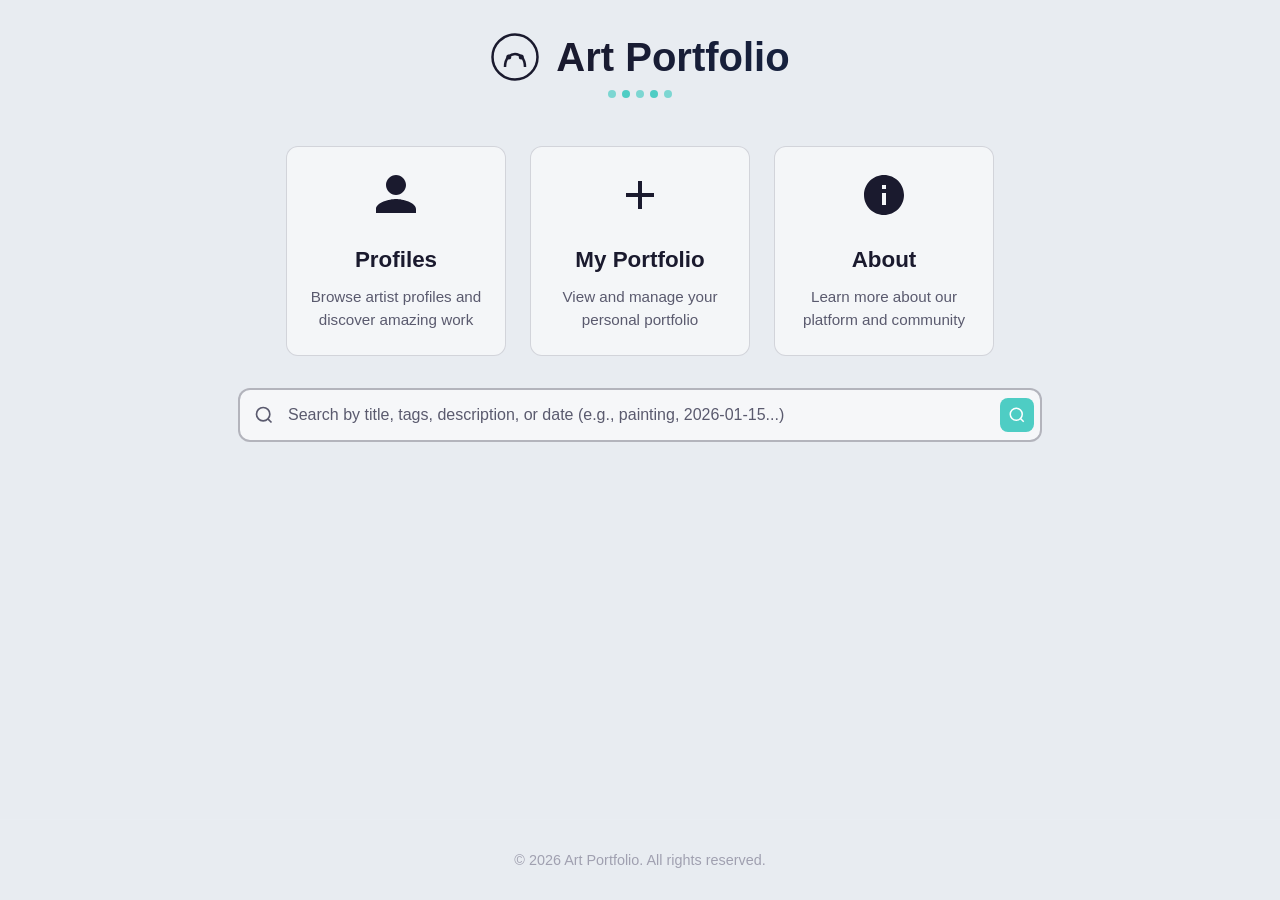
<file: index.html>
<!DOCTYPE html>
<html lang="en">
<head>
    <meta charset="UTF-8">
    <meta name="viewport" content="width=device-width, initial-scale=1.0">
    <title>Art Portfolio</title>
    <link rel="stylesheet" href="styles.css">
</head>
<body>
    <header class="header">
        <div class="logo-container">
            <svg class="logo" viewBox="0 0 40 40" width="50" height="50">
                <circle cx="20" cy="20" r="18" fill="none" stroke="currentColor" stroke-width="2"/>
                <path d="M12 28 C12 14, 28 14, 28 28" fill="none" stroke="currentColor" stroke-width="2"/>
                <circle cx="15" cy="20" r="2" fill="currentColor"/>
                <circle cx="25" cy="20" r="2" fill="currentColor"/>
            </svg>
            <h1 class="title">Art Portfolio</h1>
        </div>
        <div class="title-dots"><span></span><span></span><span></span><span></span><span></span></div>
    </header>

    <main class="main-content">
        <div class="nav-options">
            <a href="profiles.html" class="nav-card">
                <div class="card-icon">
                    <svg viewBox="0 0 24 24" width="48" height="48">
                        <path d="M12 12c2.7 0 5-2.3 5-5s-2.3-5-5-5-5 2.3-5 5 2.3 5 5 5zm0 2c-3.3 0-10 1.7-10 5v2h20v-2c0-3.3-6.7-5-10-5z" fill="currentColor"/>
                    </svg>
                </div>
                <h2 class="card-title">Profiles</h2>
                <p class="card-desc">Browse artist profiles and discover amazing work</p>
            </a>

            <a href="my-portfolio.html" class="nav-card">
                <div class="card-icon">
                    <svg viewBox="0 0 24 24" width="48" height="48">
                        <path d="M19 13h-6v6h-2v-6H5v-2h6V5h2v6h6v2z" fill="currentColor"/>
                    </svg>
                </div>
                <h2 class="card-title">My Portfolio</h2>
                <p class="card-desc">View and manage your personal portfolio</p>
            </a>

            <a href="about.html" class="nav-card">
                <div class="card-icon">
                    <svg viewBox="0 0 24 24" width="48" height="48">
                        <path d="M12 2C6.48 2 2 6.48 2 12s4.48 10 10 10 10-4.48 10-10S17.52 2 12 2zm1 15h-2v-6h2v6zm0-8h-2V7h2v2z" fill="currentColor"/>
                    </svg>
                </div>
                <h2 class="card-title">About</h2>
                <p class="card-desc">Learn more about our platform and community</p>
            </a>
        </div>

        <div class="search-container">
            <svg class="search-icon" viewBox="0 0 24 24" width="20" height="20">
                <circle cx="11" cy="11" r="8" fill="none" stroke="currentColor" stroke-width="2"/>
                <path d="M21 21l-4.35-4.35" fill="none" stroke="currentColor" stroke-width="2"/>
            </svg>
            <input type="text" class="search-bar" id="searchInput" placeholder="Search by title, tags, description, or date (e.g., painting, 2026-01-15...)" onkeypress="if(event.key==='Enter') performSearch()">
            <button class="search-btn" onclick="performSearch()">
                <svg viewBox="0 0 24 24" width="18" height="18">
                    <circle cx="11" cy="11" r="8" fill="none" stroke="currentColor" stroke-width="2"/>
                    <path d="M21 21l-4.35-4.35" fill="none" stroke="currentColor" stroke-width="2"/>
                </svg>
            </button>
        </div>

        <div class="search-results" id="searchResults"></div>
    </main>

    <script>
        function performSearch() {
            var query = document.getElementById('searchInput').value.trim().toLowerCase();
            var resultsDiv = document.getElementById('searchResults');
            resultsDiv.innerHTML = '';

            if (!query) {
                return;
            }

            var entries = JSON.parse(localStorage.getItem('portfolioEntries') || '[]');
            var matches = [];

            for (var i = 0; i < entries.length; i++) {
                var e = entries[i];
                var title = (e.title || '').toLowerCase();
                var tags = (e.tags || '').toLowerCase();
                var desc = (e.description || '').toLowerCase();
                var date = e.date ? new Date(e.date).toLocaleDateString() : '';
                var dateRaw = (e.date || '').toLowerCase();

                if (title.indexOf(query) !== -1 || tags.indexOf(query) !== -1 || desc.indexOf(query) !== -1 || date.indexOf(query) !== -1 || dateRaw.indexOf(query) !== -1) {
                    matches.push({ index: i, entry: e });
                }
            }

            if (matches.length === 0) {
                resultsDiv.innerHTML = '<p class="no-results">No entries found for &ldquo;' + query + '&rdquo;</p>';
                return;
            }

            var gallery = document.createElement('div');
            gallery.className = 'waterfall-gallery';

            for (var i = 0; i < matches.length; i++) {
                var m = matches[i];
                var card = document.createElement('div');
                card.className = 'waterfall-card';
                card.onclick = (function(idx) {
                    return function() { window.location.href = 'entry.html?index=' + idx + '&from=index'; };
                })(m.index);

                if (m.entry.image) {
                    card.innerHTML = '<img src="' + m.entry.image + '" alt="' + m.entry.title + '" class="waterfall-image">';
                }

                gallery.appendChild(card);
            }

            resultsDiv.appendChild(gallery);
        }
    </script>

    <footer class="footer">
        <p>&copy; 2026 Art Portfolio. All rights reserved.</p>
    </footer>
</body>
</html>
</file>
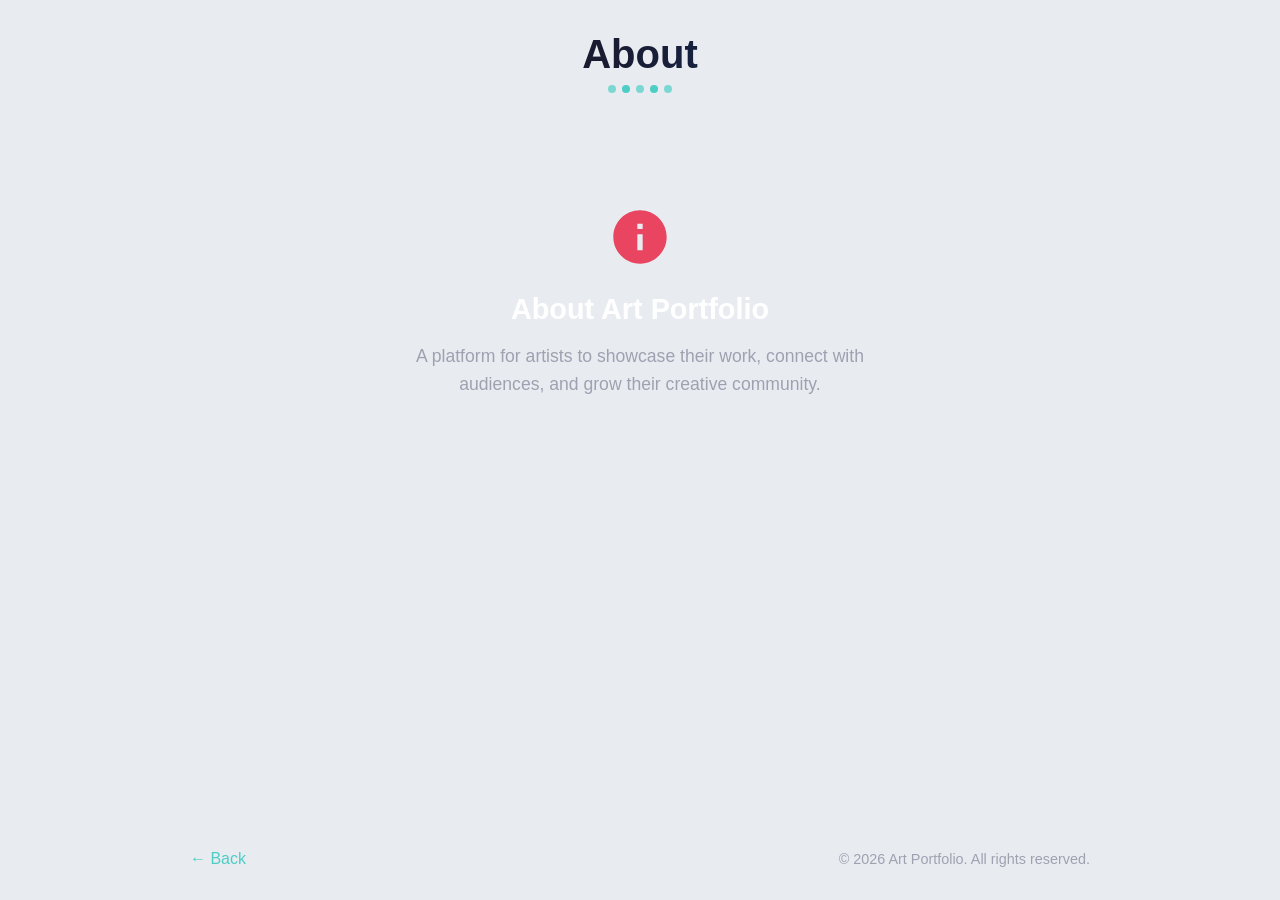
<file: about.html>
<!DOCTYPE html>
<html lang="en">
<head>
    <meta charset="UTF-8">
    <meta name="viewport" content="width=device-width, initial-scale=1.0">
    <title>About - Art Portfolio</title>
    <link rel="stylesheet" href="styles.css">
</head>
<body>
    <header class="header">
        <div class="logo-container logo-container--left">
            <h1 class="title">About</h1>
        </div>
        <div class="title-dots"><span></span><span></span><span></span><span></span><span></span></div>
    </header>

    <main class="main-content">
        <div class="page-placeholder">
            <svg viewBox="0 0 24 24" width="64" height="64">
                <path d="M12 2C6.48 2 2 6.48 2 12s4.48 10 10 10 10-4.48 10-10S17.52 2 12 2zm1 15h-2v-6h2v6zm0-8h-2V7h2v2z" fill="currentColor"/>
            </svg>
            <h2>About Art Portfolio</h2>
            <p>A platform for artists to showcase their work, connect with audiences, and grow their creative community.</p>
        </div>
    </main>

    <footer class="footer">
        <div class="footer-content">
            <a href="index.html" class="back-link">← Back</a>
            <p>&copy; 2026 Art Portfolio. All rights reserved.</p>
        </div>
    </footer>
</body>
</html>
</file>
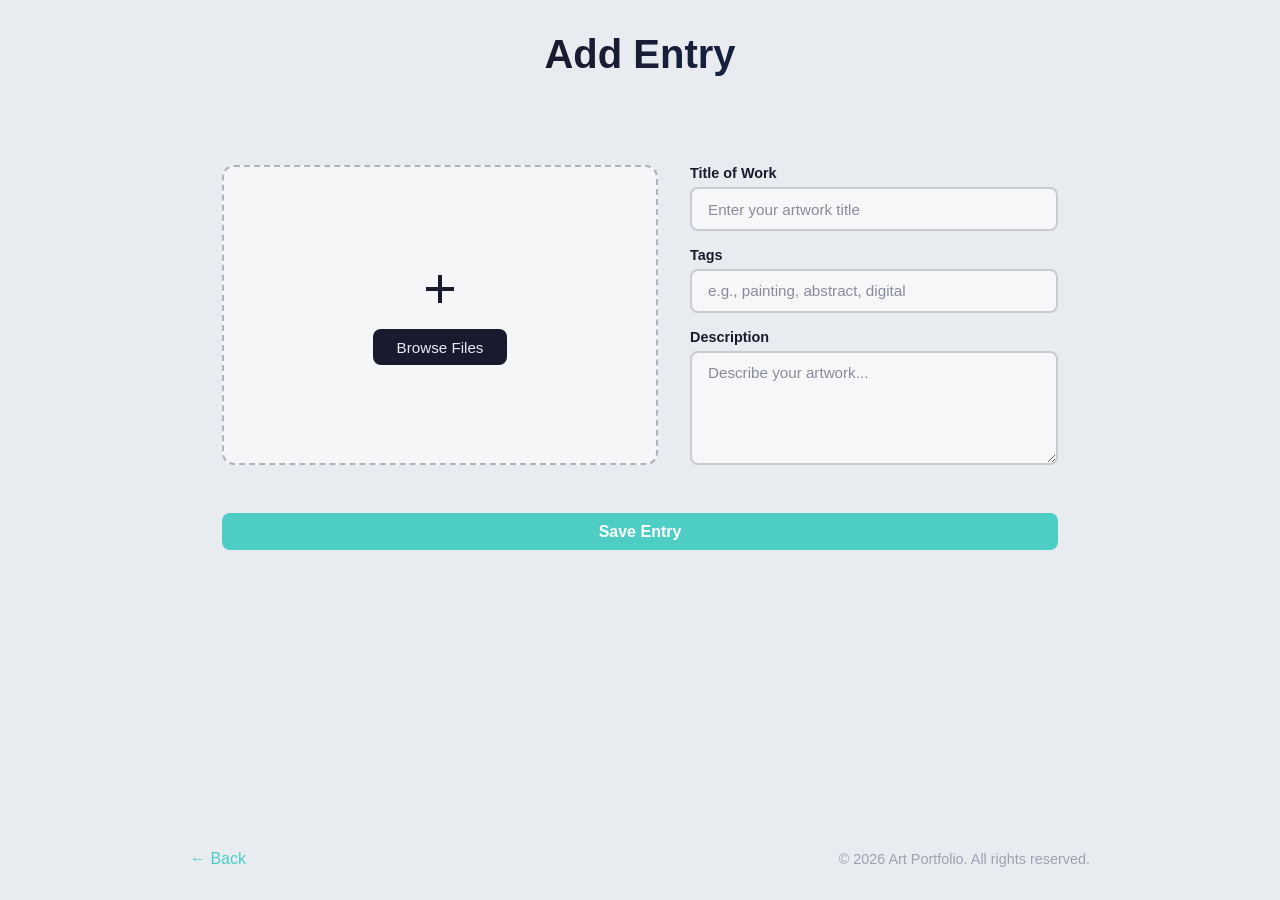
<file: add-board.html>
<!DOCTYPE html>
<html lang="en">
<head>
    <meta charset="UTF-8">
    <meta name="viewport" content="width=device-width, initial-scale=1.0">
    <title>Add Entry - Art Portfolio</title>
    <link rel="stylesheet" href="styles.css">
</head>
<body>
    <header class="header">
        <div class="logo-container logo-container--left">
            <h1 class="title" id="pageTitle">Add Entry</h1>
        </div>
    </header>

    <main class="main-content">
        <div class="upload-layout">
            <div class="upload-box">
                <svg viewBox="0 0 24 24" width="48" height="48">
                    <path d="M19 13h-6v6h-2v-6H5v-2h6V5h2v6h6v2z" fill="currentColor"/>
                </svg>
                <input type="file" id="fileInput" accept="image/*" hidden>
                <button class="browse-btn" onclick="document.getElementById('fileInput').click()">Browse Files</button>
            </div>

            <div class="upload-fields">
                <div class="field-group">
                    <label for="title">Title of Work</label>
                    <input type="text" id="title" placeholder="Enter your artwork title">
                </div>

                <div class="field-group">
                    <label for="tags">Tags</label>
                    <input type="text" id="tags" placeholder="e.g., painting, abstract, digital">
                </div>

                <div class="field-group field-group--large">
                    <label for="description">Description</label>
                    <textarea id="description" placeholder="Describe your artwork..."></textarea>
                </div>
            </div>
        </div>

        <div class="save-btn-container">
            <button class="save-btn" onclick="saveEntry()">Save Entry</button>
        </div>
            
    </main>

    <footer class="footer">
        <div class="footer-content">
            <a href="#" id="backLink" class="back-link">← Back</a>
            <p>&copy; 2026 Art Portfolio. All rights reserved.</p>
        </div>
    </footer>

    <script>
        // Get board id from URL
        var params = new URLSearchParams(window.location.search);
        var boardId = params.get('id');

        // Load custom board info
        var customBoards = JSON.parse(localStorage.getItem('customBoards') || '[]');
        var customBoard = null;
        for (var i = 0; i < customBoards.length; i++) {
            if (customBoards[i].id === boardId) {
                customBoard = customBoards[i];
                break;
            }
        }

        if (customBoard) {
            document.getElementById('pageTitle').textContent = 'Add Entry - ' + customBoard.title;
            document.title = 'Add Entry - ' + customBoard.title + ' - Art Portfolio';
            document.getElementById('backLink').href = 'board.html?id=' + boardId;
        }

        var fileInput = document.getElementById('fileInput');
        var uploadBox = document.querySelector('.upload-box');

        fileInput.addEventListener('change', function(e) {
            var files = e.target.files;
            if (files.length > 0) {
                displaySingleFile(files[0]);
            }
        });

        uploadBox.addEventListener('dragover', function(e) {
            e.preventDefault();
            uploadBox.style.borderColor = '#4ecdc4';
            uploadBox.style.background = 'rgba(78, 205, 196, 0.1)';
        });

        uploadBox.addEventListener('dragleave', function(e) {
            e.preventDefault();
            uploadBox.style.borderColor = '';
            uploadBox.style.background = '';
        });

        uploadBox.addEventListener('drop', function(e) {
            e.preventDefault();
            uploadBox.style.borderColor = '';
            uploadBox.style.background = '';
            var files = e.dataTransfer.files;
            if (files.length > 0) {
                displaySingleFile(files[0]);
            }
        });

        function displaySingleFile(file) {
            if (file.type.startsWith('image/')) {
                var reader = new FileReader();
                reader.onload = function(e) {
                    uploadBox.innerHTML = '<img src="' + e.target.result + '" alt="Selected artwork" class="upload-preview-image" style="max-width: 100%; max-height: 100%; object-fit: contain; border-radius: 8px;">';
                    uploadBox.style.border = 'none';
                    uploadBox.style.background = 'rgba(255, 255, 255, 0.5)';
                    uploadBox.style.alignItems = 'center';
                    uploadBox.style.justifyContent = 'center';
                    uploadBox.style.overflow = 'hidden';
                    uploadBox.style.minHeight = '300px';
                };
                reader.readAsDataURL(file);
            }
        }

        function saveEntry() {
            var title = document.getElementById('title').value;
            var tags = document.getElementById('tags').value;
            var description = document.getElementById('description').value;

            if (!title) {
                alert('Please enter a title for your work.');
                return;
            }

            var previewImage = document.querySelector('.upload-preview-image');
            var imageData = previewImage ? previewImage.src : null;

            var entry = {
                title: title,
                tags: tags,
                description: description,
                board: boardId,
                image: imageData,
                date: new Date().toISOString()
            };

            var entries = JSON.parse(localStorage.getItem('portfolioEntries') || '[]');
            entries.push(entry);
            localStorage.setItem('portfolioEntries', JSON.stringify(entries));

            window.location.href = 'board.html?id=' + boardId;
        }
    </script>
</body>
</html>
</file>
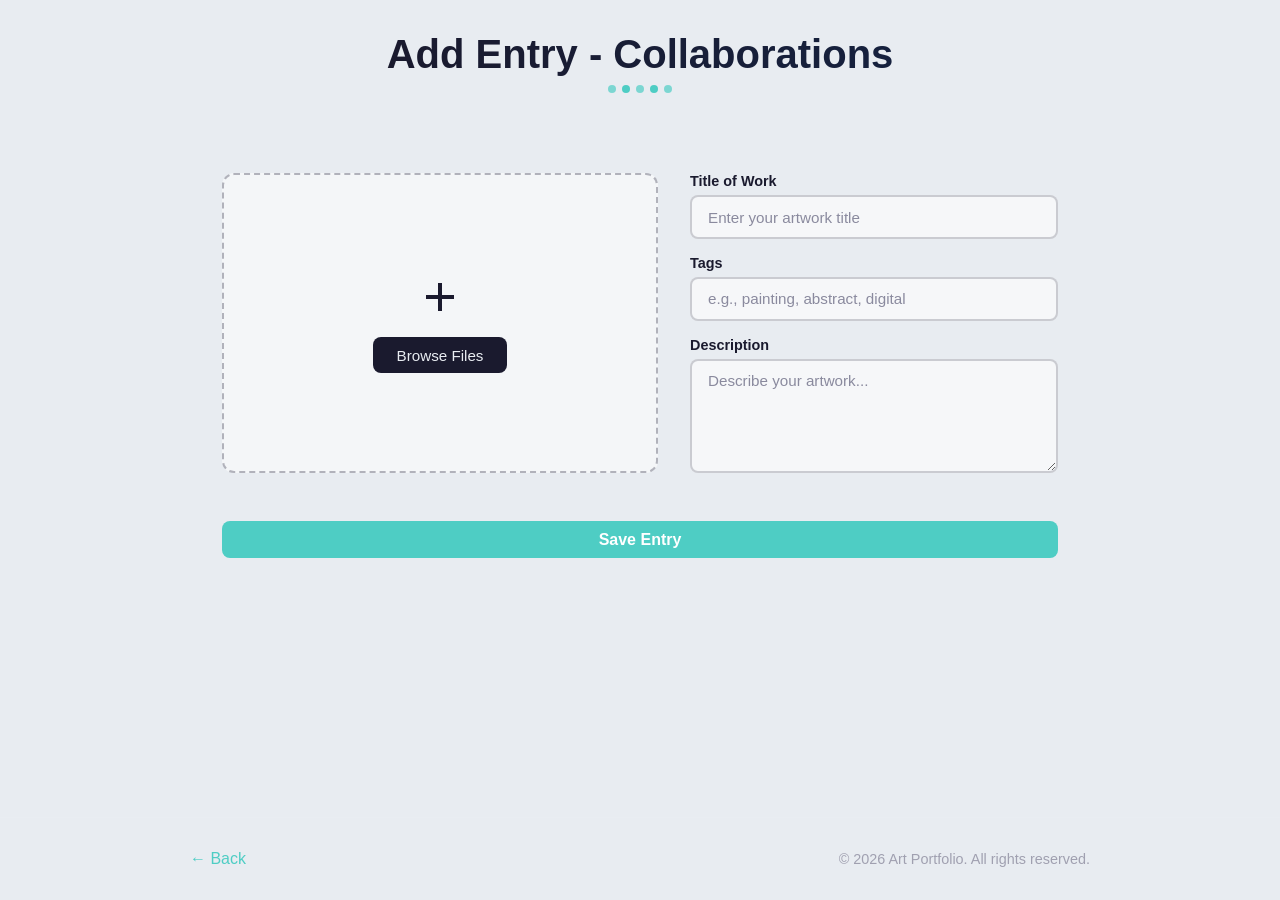
<file: add-collaborations.html>
<!DOCTYPE html>
<html lang="en">
<head>
    <meta charset="UTF-8">
    <meta name="viewport" content="width=device-width, initial-scale=1.0">
    <title>Add Entry - Collaborations - Art Portfolio</title>
    <link rel="stylesheet" href="styles.css">
</head>
<body>
    <header class="header">
        <div class="logo-container logo-container--left">
            <h1 class="title">Add Entry - Collaborations</h1>
        </div>
        <div class="title-dots"><span></span><span></span><span></span><span></span><span></span></div>
    </header>

    <main class="main-content">
        <div class="upload-layout">
            <div class="upload-box">
                <svg viewBox="0 0 24 24" width="48" height="48">
                    <path d="M19 13h-6v6h-2v-6H5v-2h6V5h2v6h6v2z" fill="currentColor"/>
                </svg>
                <input type="file" id="fileInput" accept="image/*" hidden>
                <button class="browse-btn" onclick="document.getElementById('fileInput').click()">Browse Files</button>
            </div>

            <div class="upload-fields">
                <div class="field-group">
                    <label for="title">Title of Work</label>
                    <input type="text" id="title" placeholder="Enter your artwork title">
                </div>

                <div class="field-group">
                    <label for="tags">Tags</label>
                    <input type="text" id="tags" placeholder="e.g., painting, abstract, digital">
                </div>

                <div class="field-group field-group--large">
                    <label for="description">Description</label>
                    <textarea id="description" placeholder="Describe your artwork..."></textarea>
                </div>
            </div>
        </div>

        <div class="save-btn-container">
            <button class="save-btn" onclick="saveEntry()">Save Entry</button>
        </div>
            
    </main>

    <footer class="footer">
        <div class="footer-content">
            <a href="collaborations.html" class="back-link">← Back</a>
            <p>&copy; 2026 Art Portfolio. All rights reserved.</p>
        </div>
    </footer>

    <script>
        const fileInput = document.getElementById('fileInput');
        const uploadBox = document.querySelector('.upload-box');

        fileInput.addEventListener('change', function(e) {
            const files = e.target.files;
            if (files.length > 0) {
                displaySingleFile(files[0]);
            }
        });

        uploadBox.addEventListener('dragover', function(e) {
            e.preventDefault();
            uploadBox.style.borderColor = '#4ecdc4';
            uploadBox.style.background = 'rgba(78, 205, 196, 0.1)';
        });

        uploadBox.addEventListener('dragleave', function(e) {
            e.preventDefault();
            uploadBox.style.borderColor = '';
            uploadBox.style.background = '';
        });

        uploadBox.addEventListener('drop', function(e) {
            e.preventDefault();
            uploadBox.style.borderColor = '';
            uploadBox.style.background = '';
            const files = e.dataTransfer.files;
            if (files.length > 0) {
                displaySingleFile(files[0]);
            }
        });

        function displaySingleFile(file) {
            if (file.type.startsWith('image/')) {
                const reader = new FileReader();
                reader.onload = function(e) {
                    uploadBox.innerHTML = '<img src="' + e.target.result + '" alt="Selected artwork" class="upload-preview-image" style="max-width: 100%; max-height: 100%; object-fit: contain; border-radius: 8px;">';
                    uploadBox.style.border = 'none';
                    uploadBox.style.background = 'rgba(255, 255, 255, 0.5)';
                    uploadBox.style.alignItems = 'center';
                    uploadBox.style.justifyContent = 'center';
                    uploadBox.style.overflow = 'hidden';
                    uploadBox.style.minHeight = '300px';
                };
                reader.readAsDataURL(file);
            } else {
                uploadBox.innerHTML = '<svg viewBox="0 0 24 24" width="64" height="64" style="color: #5a5a6e;"><path d="M14 2H6c-1.1 0-1.99.9-1.99 2L4 20c0 1.1.89 2 1.99 2H18c1.1 0 2-.9 2-2V8l-6-6zm2 16H8v-2h8v2zm0-4H8v-2h8v2zm-3-5V3.5L18.5 9H13z" fill="currentColor"/></svg><p style="margin-top: 1rem; color: #5a5a6e;">File selected</p>';
                uploadBox.style.border = 'none';
                uploadBox.style.background = 'rgba(255, 255, 255, 0.5)';
            }
        }

        function saveEntry() {
            const title = document.getElementById('title').value;
            const tags = document.getElementById('tags').value;
            const description = document.getElementById('description').value;

            if (!title) {
                alert('Please enter a title for your work.');
                return;
            }

            const previewImage = document.querySelector('.upload-preview-image');
            const imageData = previewImage ? previewImage.src : null;

            const entry = {
                title: title,
                tags: tags,
                description: description,
                board: 'collaborations',
                image: imageData,
                date: new Date().toISOString()
            };

            let entries = JSON.parse(localStorage.getItem('portfolioEntries') || '[]');
            entries.push(entry);
            localStorage.setItem('portfolioEntries', JSON.stringify(entries));

            window.location.href = 'collaborations.html';
        }
    </script>
</body>
</html>
</file>
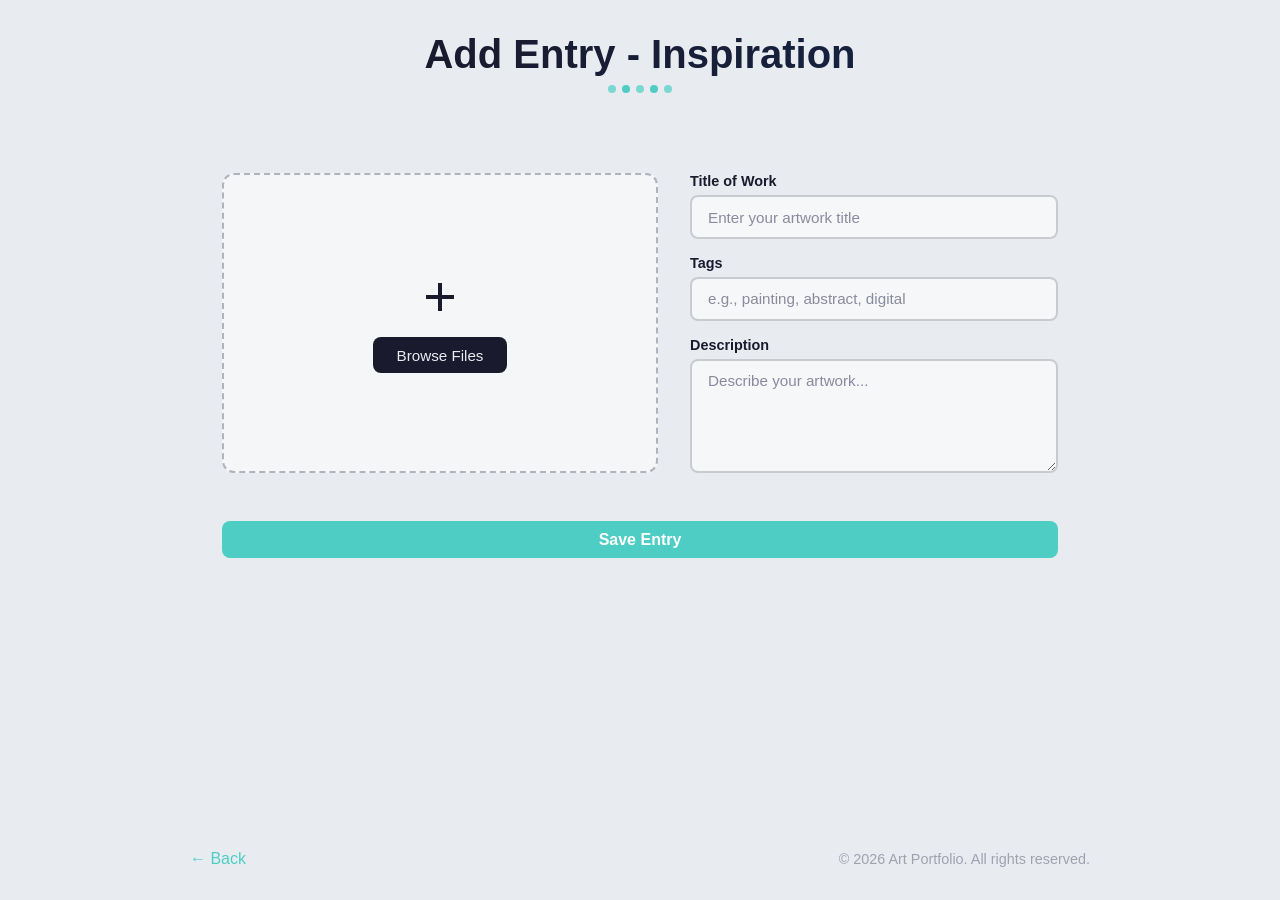
<file: add-inspiration.html>
<!DOCTYPE html>
<html lang="en">
<head>
    <meta charset="UTF-8">
    <meta name="viewport" content="width=device-width, initial-scale=1.0">
    <title>Add Entry - Inspiration - Art Portfolio</title>
    <link rel="stylesheet" href="styles.css">
</head>
<body>
    <header class="header">
        <div class="logo-container logo-container--left">
            <h1 class="title">Add Entry - Inspiration</h1>
        </div>
        <div class="title-dots"><span></span><span></span><span></span><span></span><span></span></div>
    </header>

    <main class="main-content">
        <div class="upload-layout">
            <div class="upload-box">
                <svg viewBox="0 0 24 24" width="48" height="48">
                    <path d="M19 13h-6v6h-2v-6H5v-2h6V5h2v6h6v2z" fill="currentColor"/>
                </svg>
                <input type="file" id="fileInput" accept="image/*" hidden>
                <button class="browse-btn" onclick="document.getElementById('fileInput').click()">Browse Files</button>
            </div>

            <div class="upload-fields">
                <div class="field-group">
                    <label for="title">Title of Work</label>
                    <input type="text" id="title" placeholder="Enter your artwork title">
                </div>

                <div class="field-group">
                    <label for="tags">Tags</label>
                    <input type="text" id="tags" placeholder="e.g., painting, abstract, digital">
                </div>

                <div class="field-group field-group--large">
                    <label for="description">Description</label>
                    <textarea id="description" placeholder="Describe your artwork..."></textarea>
                </div>
            </div>
        </div>

        <div class="save-btn-container">
            <button class="save-btn" onclick="saveEntry()">Save Entry</button>
        </div>
            
    </main>

    <footer class="footer">
        <div class="footer-content">
            <a href="inspiration.html" class="back-link">← Back</a>
            <p>&copy; 2026 Art Portfolio. All rights reserved.</p>
        </div>
    </footer>

    <script>
        const fileInput = document.getElementById('fileInput');
        const uploadBox = document.querySelector('.upload-box');

        fileInput.addEventListener('change', function(e) {
            const files = e.target.files;
            if (files.length > 0) {
                displaySingleFile(files[0]);
            }
        });

        uploadBox.addEventListener('dragover', function(e) {
            e.preventDefault();
            uploadBox.style.borderColor = '#4ecdc4';
            uploadBox.style.background = 'rgba(78, 205, 196, 0.1)';
        });

        uploadBox.addEventListener('dragleave', function(e) {
            e.preventDefault();
            uploadBox.style.borderColor = '';
            uploadBox.style.background = '';
        });

        uploadBox.addEventListener('drop', function(e) {
            e.preventDefault();
            uploadBox.style.borderColor = '';
            uploadBox.style.background = '';
            const files = e.dataTransfer.files;
            if (files.length > 0) {
                displaySingleFile(files[0]);
            }
        });

        function displaySingleFile(file) {
            if (file.type.startsWith('image/')) {
                const reader = new FileReader();
                reader.onload = function(e) {
                    uploadBox.innerHTML = '<img src="' + e.target.result + '" alt="Selected artwork" class="upload-preview-image" style="max-width: 100%; max-height: 100%; object-fit: contain; border-radius: 8px;">';
                    uploadBox.style.border = 'none';
                    uploadBox.style.background = 'rgba(255, 255, 255, 0.5)';
                    uploadBox.style.alignItems = 'center';
                    uploadBox.style.justifyContent = 'center';
                    uploadBox.style.overflow = 'hidden';
                    uploadBox.style.minHeight = '300px';
                };
                reader.readAsDataURL(file);
            } else {
                uploadBox.innerHTML = '<svg viewBox="0 0 24 24" width="64" height="64" style="color: #5a5a6e;"><path d="M14 2H6c-1.1 0-1.99.9-1.99 2L4 20c0 1.1.89 2 1.99 2H18c1.1 0 2-.9 2-2V8l-6-6zm2 16H8v-2h8v2zm0-4H8v-2h8v2zm-3-5V3.5L18.5 9H13z" fill="currentColor"/></svg><p style="margin-top: 1rem; color: #5a5a6e;">File selected</p>';
                uploadBox.style.border = 'none';
                uploadBox.style.background = 'rgba(255, 255, 255, 0.5)';
            }
        }

        function saveEntry() {
            const title = document.getElementById('title').value;
            const tags = document.getElementById('tags').value;
            const description = document.getElementById('description').value;

            if (!title) {
                alert('Please enter a title for your work.');
                return;
            }

            const previewImage = document.querySelector('.upload-preview-image');
            const imageData = previewImage ? previewImage.src : null;

            const entry = {
                title: title,
                tags: tags,
                description: description,
                board: 'inspiration',
                image: imageData,
                date: new Date().toISOString()
            };

            let entries = JSON.parse(localStorage.getItem('portfolioEntries') || '[]');
            entries.push(entry);
            localStorage.setItem('portfolioEntries', JSON.stringify(entries));

            window.location.href = 'inspiration.html';
        }
    </script>
</body>
</html>
</file>
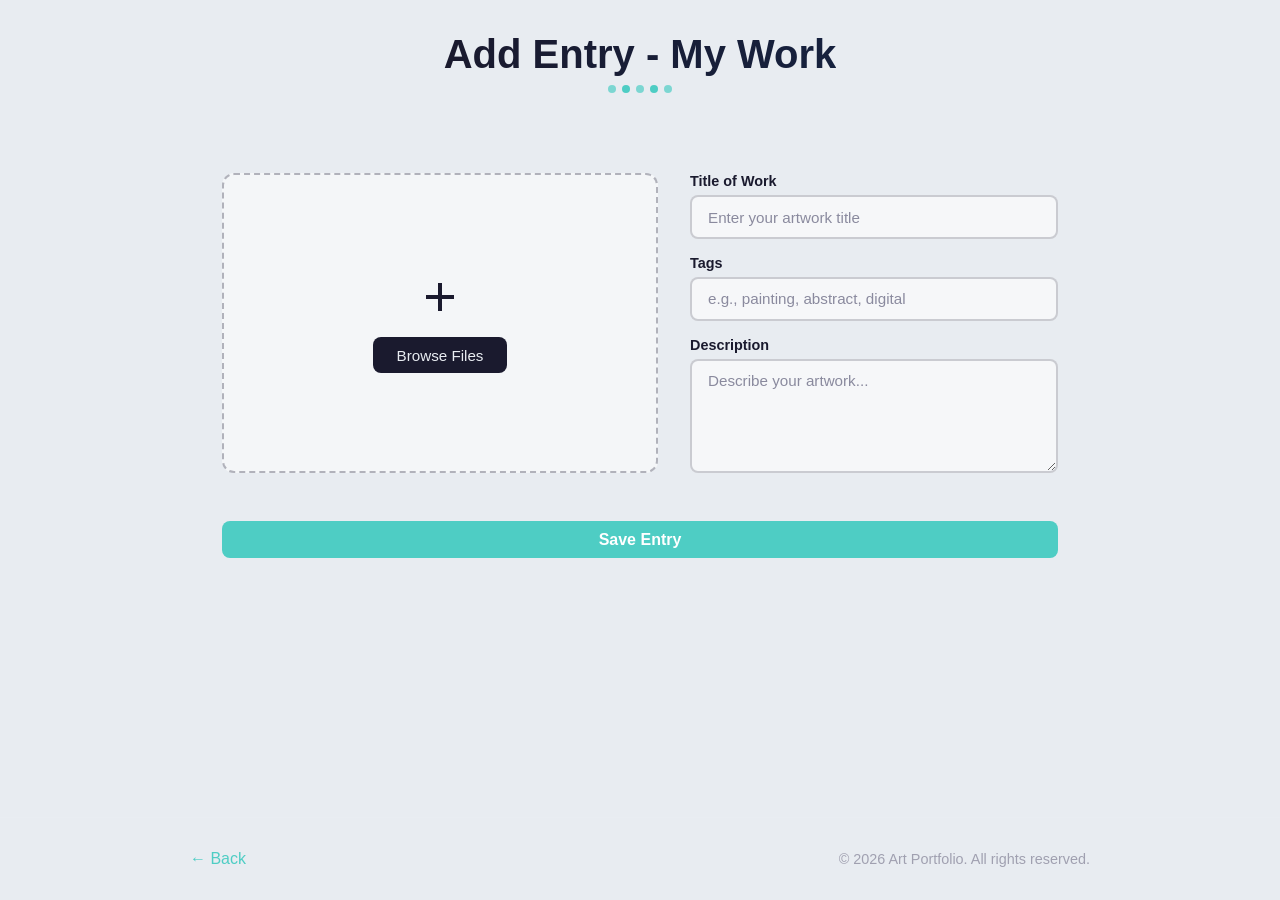
<file: add-my-work.html>
<!DOCTYPE html>
<html lang="en">
<head>
    <meta charset="UTF-8">
    <meta name="viewport" content="width=device-width, initial-scale=1.0">
    <title>Add Entry - My Work - Art Portfolio</title>
    <link rel="stylesheet" href="styles.css">
</head>
<body>
    <header class="header">
        <div class="logo-container logo-container--left">
            <h1 class="title">Add Entry - My Work</h1>
        </div>
        <div class="title-dots"><span></span><span></span><span></span><span></span><span></span></div>
    </header>

    <main class="main-content">
        <div class="upload-layout">
            <div class="upload-box">
                <svg viewBox="0 0 24 24" width="48" height="48">
                    <path d="M19 13h-6v6h-2v-6H5v-2h6V5h2v6h6v2z" fill="currentColor"/>
                </svg>
                <input type="file" id="fileInput" accept="image/*" hidden>
                <button class="browse-btn" onclick="document.getElementById('fileInput').click()">Browse Files</button>
            </div>

            <div class="upload-fields">
                <div class="field-group">
                    <label for="title">Title of Work</label>
                    <input type="text" id="title" placeholder="Enter your artwork title">
                </div>

                <div class="field-group">
                    <label for="tags">Tags</label>
                    <input type="text" id="tags" placeholder="e.g., painting, abstract, digital">
                </div>

                <div class="field-group field-group--large">
                    <label for="description">Description</label>
                    <textarea id="description" placeholder="Describe your artwork..."></textarea>
                </div>
            </div>
        </div>

        <div class="save-btn-container">
            <button class="save-btn" onclick="saveEntry()">Save Entry</button>
        </div>
            
    </main>

    <footer class="footer">
        <div class="footer-content">
            <a href="my-work.html" class="back-link">← Back</a>
            <p>&copy; 2026 Art Portfolio. All rights reserved.</p>
        </div>
    </footer>

    <script>
        const fileInput = document.getElementById('fileInput');
        const uploadBox = document.querySelector('.upload-box');

        fileInput.addEventListener('change', function(e) {
            const files = e.target.files;
            if (files.length > 0) {
                displaySingleFile(files[0]);
            }
        });

        uploadBox.addEventListener('dragover', function(e) {
            e.preventDefault();
            uploadBox.style.borderColor = '#4ecdc4';
            uploadBox.style.background = 'rgba(78, 205, 196, 0.1)';
        });

        uploadBox.addEventListener('dragleave', function(e) {
            e.preventDefault();
            uploadBox.style.borderColor = '';
            uploadBox.style.background = '';
        });

        uploadBox.addEventListener('drop', function(e) {
            e.preventDefault();
            uploadBox.style.borderColor = '';
            uploadBox.style.background = '';
            const files = e.dataTransfer.files;
            if (files.length > 0) {
                displaySingleFile(files[0]);
            }
        });

        function displaySingleFile(file) {
            if (file.type.startsWith('image/')) {
                const reader = new FileReader();
                reader.onload = function(e) {
                    uploadBox.innerHTML = '<img src="' + e.target.result + '" alt="Selected artwork" class="upload-preview-image" style="max-width: 100%; max-height: 100%; object-fit: contain; border-radius: 8px;">';
                    uploadBox.style.border = 'none';
                    uploadBox.style.background = 'rgba(255, 255, 255, 0.5)';
                    uploadBox.style.alignItems = 'center';
                    uploadBox.style.justifyContent = 'center';
                    uploadBox.style.overflow = 'hidden';
                    uploadBox.style.minHeight = '300px';
                };
                reader.readAsDataURL(file);
            } else {
                uploadBox.innerHTML = '<svg viewBox="0 0 24 24" width="64" height="64" style="color: #5a5a6e;"><path d="M14 2H6c-1.1 0-1.99.9-1.99 2L4 20c0 1.1.89 2 1.99 2H18c1.1 0 2-.9 2-2V8l-6-6zm2 16H8v-2h8v2zm0-4H8v-2h8v2zm-3-5V3.5L18.5 9H13z" fill="currentColor"/></svg><p style="margin-top: 1rem; color: #5a5a6e;">File selected</p>';
                uploadBox.style.border = 'none';
                uploadBox.style.background = 'rgba(255, 255, 255, 0.5)';
            }
        }

        function saveEntry() {
            const title = document.getElementById('title').value;
            const tags = document.getElementById('tags').value;
            const description = document.getElementById('description').value;

            if (!title) {
                alert('Please enter a title for your work.');
                return;
            }

            const previewImage = document.querySelector('.upload-preview-image');
            const imageData = previewImage ? previewImage.src : null;

            const entry = {
                title: title,
                tags: tags,
                description: description,
                board: 'my-work',
                image: imageData,
                date: new Date().toISOString()
            };

            let entries = JSON.parse(localStorage.getItem('portfolioEntries') || '[]');
            entries.push(entry);
            localStorage.setItem('portfolioEntries', JSON.stringify(entries));

            window.location.href = 'my-work.html';
        }
    </script>
</body>
</html>
</file>
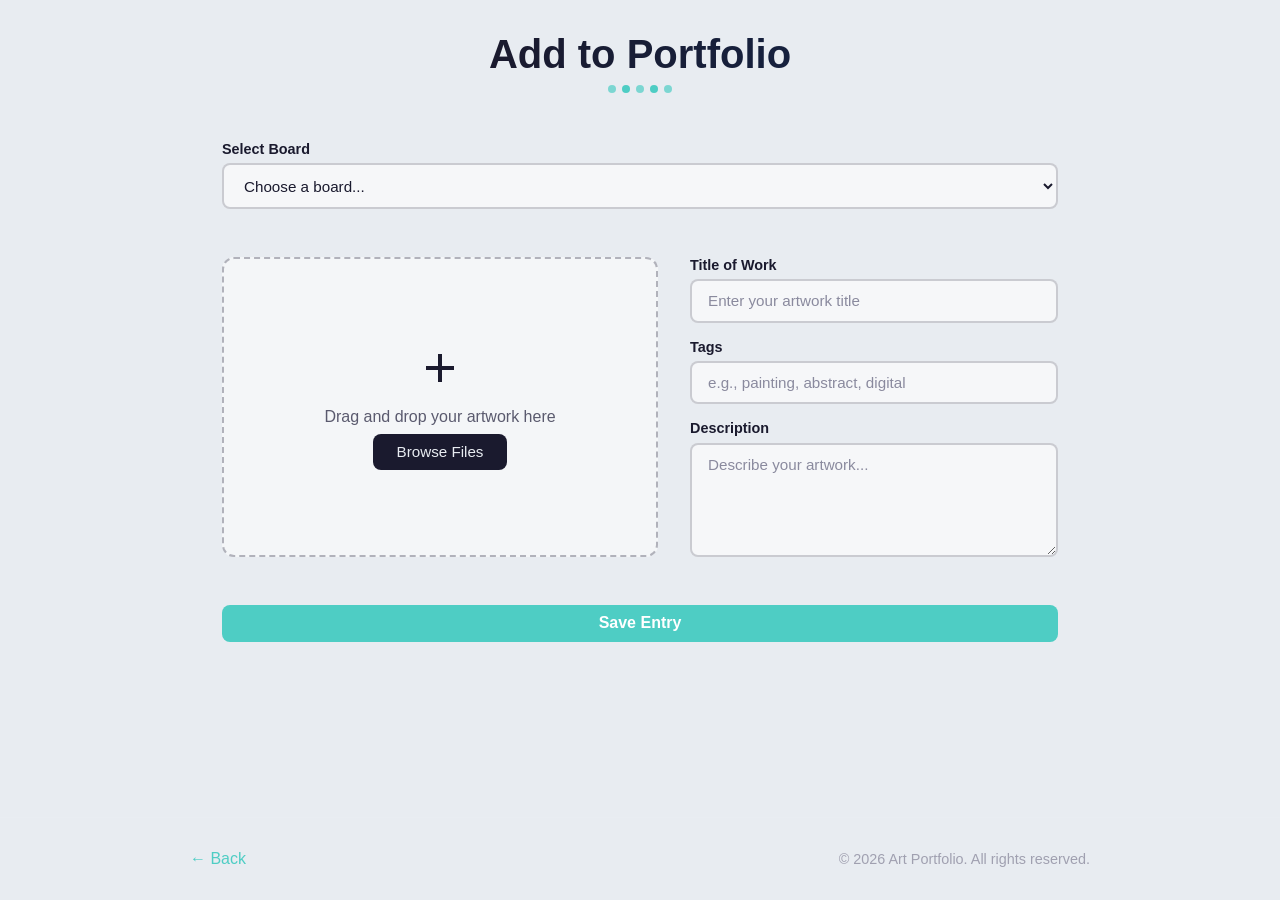
<file: add.html>
<!DOCTYPE html>
<html lang="en">
<head>
    <meta charset="UTF-8">
    <meta name="viewport" content="width=device-width, initial-scale=1.0">
    <title>Add to Portfolio - Art Portfolio</title>
    <link rel="stylesheet" href="styles.css">
</head>
<body>
    <header class="header">
        <div class="logo-container logo-container--left">
            <h1 class="title">Add to Portfolio</h1>
        </div>
        <div class="title-dots"><span></span><span></span><span></span><span></span><span></span></div>
    </header>

    <main class="main-content">
        <div class="board-selector">
            <label for="board">Select Board</label>
            <select id="board">
                <option value="" disabled selected>Choose a board...</option>
            </select>
        </div>

        <div class="upload-layout">
            <div class="upload-box">
                <svg viewBox="0 0 24 24" width="48" height="48">
                    <path d="M19 13h-6v6h-2v-6H5v-2h6V5h2v6h6v2z" fill="currentColor"/>
                </svg>
                <p>Drag and drop your artwork here</p>
                <input type="file" id="fileInput" accept="image/*" hidden>
                <button class="browse-btn" onclick="document.getElementById('fileInput').click()">Browse Files</button>
            </div>

            <div class="upload-fields">
                <div class="field-group">
                    <label for="title">Title of Work</label>
                    <input type="text" id="title" placeholder="Enter your artwork title">
                </div>

                <div class="field-group">
                    <label for="tags">Tags</label>
                    <input type="text" id="tags" placeholder="e.g., painting, abstract, digital">
                </div>

                <div class="field-group field-group--large">
                    <label for="description">Description</label>
                    <textarea id="description" placeholder="Describe your artwork..."></textarea>
                </div>
            </div>
        </div>

        <div class="save-btn-container">
            <button class="save-btn" onclick="saveEntry()">Save Entry</button>
        </div>
            
    </main>

    <footer class="footer">
        <div class="footer-content">
            <a href="my-portfolio.html" class="back-link">← Back</a>
            <p>&copy; 2026 Art Portfolio. All rights reserved.</p>
        </div>
    </footer>

    <script>
        // Load custom boards into dropdown, default to "Portfolio"
        var customBoards = JSON.parse(localStorage.getItem('customBoards') || '[]');
        var boardSelect = document.getElementById('board');
        for (var i = 0; i < customBoards.length; i++) {
            var option = document.createElement('option');
            option.value = customBoards[i].id;
            option.textContent = customBoards[i].title;
            if (customBoards[i].id === 'portfolio') {
                option.selected = true;
            }
            boardSelect.appendChild(option);
        }
        if (!boardSelect.querySelector('option[selected]')) {
            var firstOpt = boardSelect.querySelector('option');
            if (firstOpt) firstOpt.selected = true;
        }

        const fileInput = document.getElementById('fileInput');
        const uploadBox = document.querySelector('.upload-box');
        const browseBtn = document.querySelector('.browse-btn');

        // Handle file selection from "Browse Files" button
        fileInput.addEventListener('change', function(e) {
            const files = e.target.files;
            if (files.length > 0) {
                displaySingleFile(files[0]);
            }
        });

        // Handle drag and drop
        uploadBox.addEventListener('dragover', function(e) {
            e.preventDefault();
            uploadBox.style.borderColor = '#4ecdc4';
            uploadBox.style.background = 'rgba(78, 205, 196, 0.1)';
        });

        uploadBox.addEventListener('dragleave', function(e) {
            e.preventDefault();
            uploadBox.style.borderColor = '';
            uploadBox.style.background = '';
        });

        uploadBox.addEventListener('drop', function(e) {
            e.preventDefault();
            uploadBox.style.borderColor = '';
            uploadBox.style.background = '';
            const files = e.dataTransfer.files;
            if (files.length > 0) {
                displaySingleFile(files[0]);
            }
        });

        // Resize and compress image to fit in localStorage
        function compressImage(file, callback) {
            var reader = new FileReader();
            reader.onload = function(e) {
                var img = new Image();
                img.onload = function() {
                    var canvas = document.createElement('canvas');
                    var maxW = 800;
                    var maxH = 800;
                    var w = img.width;
                    var h = img.height;
                    if (w > maxW) { h = h * (maxW / w); w = maxW; }
                    if (h > maxH) { w = w * (maxH / h); h = maxH; }
                    canvas.width = w;
                    canvas.height = h;
                    var ctx = canvas.getContext('2d');
                    ctx.drawImage(img, 0, 0, w, h);
                    var dataUrl = canvas.toDataURL('image/jpeg', 0.7);
                    callback(dataUrl);
                };
                img.src = e.target.result;
            };
            reader.readAsDataURL(file);
        }

        // Display single selected file, replacing the upload box
        function displaySingleFile(file) {
            if (file.type.startsWith('image/')) {
                compressImage(file, function(dataUrl) {
                    uploadBox.innerHTML = `
                        <img src="${dataUrl}" alt="Selected artwork" class="upload-preview-image" style="max-width: 100%; max-height: 100%; object-fit: contain; border-radius: 8px;">
                    `;
                    uploadBox.style.border = 'none';
                    uploadBox.style.background = 'rgba(255, 255, 255, 0.5)';
                    uploadBox.style.alignItems = 'center';
                    uploadBox.style.justifyContent = 'center';
                    uploadBox.style.overflow = 'hidden';
                    uploadBox.style.minHeight = '300px';
                });
            } else {
                uploadBox.innerHTML = `
                    <svg viewBox="0 0 24 24" width="64" height="64" style="color: #5a5a6e;">
                        <path d="M14 2H6c-1.1 0-1.99.9-1.99 2L4 20c0 1.1.89 2 1.99 2H18c1.1 0 2-.9 2-2V8l-6-6zm2 16H8v-2h8v2zm0-4H8v-2h8v2zm-3-5V3.5L18.5 9H13z" fill="currentColor"/>
                    </svg>
                    <p style="margin-top: 1rem; color: #5a5a6e;">File selected</p>
                `;
                uploadBox.style.border = 'none';
                uploadBox.style.background = 'rgba(255, 255, 255, 0.5)';
            }
        }

        // Save entry
        function saveEntry() {
            const title = document.getElementById('title').value;
            const tags = document.getElementById('tags').value;
            const description = document.getElementById('description').value;
            const board = document.getElementById('board').value;

            if (!title) {
                alert('Please enter a title for your work.');
                return;
            }

            if (!board) {
                alert('Please select a board.');
                return;
            }

            // Get the selected image data
            const previewImage = document.querySelector('.upload-preview-image');
            const imageData = previewImage ? previewImage.src : null;

            // Create entry object
            const entry = {
                title: title,
                tags: tags,
                description: description,
                board: board,
                image: imageData,
                date: new Date().toISOString()
            };

            // Get existing entries from localStorage
            let entries = JSON.parse(localStorage.getItem('portfolioEntries') || '[]');
            entries.push(entry);
            localStorage.setItem('portfolioEntries', JSON.stringify(entries));

            // Show success message and redirect
            alert('Entry saved successfully!');
            window.location.href = 'my-portfolio.html';
        }
    </script>
</body>
</html>
</file>
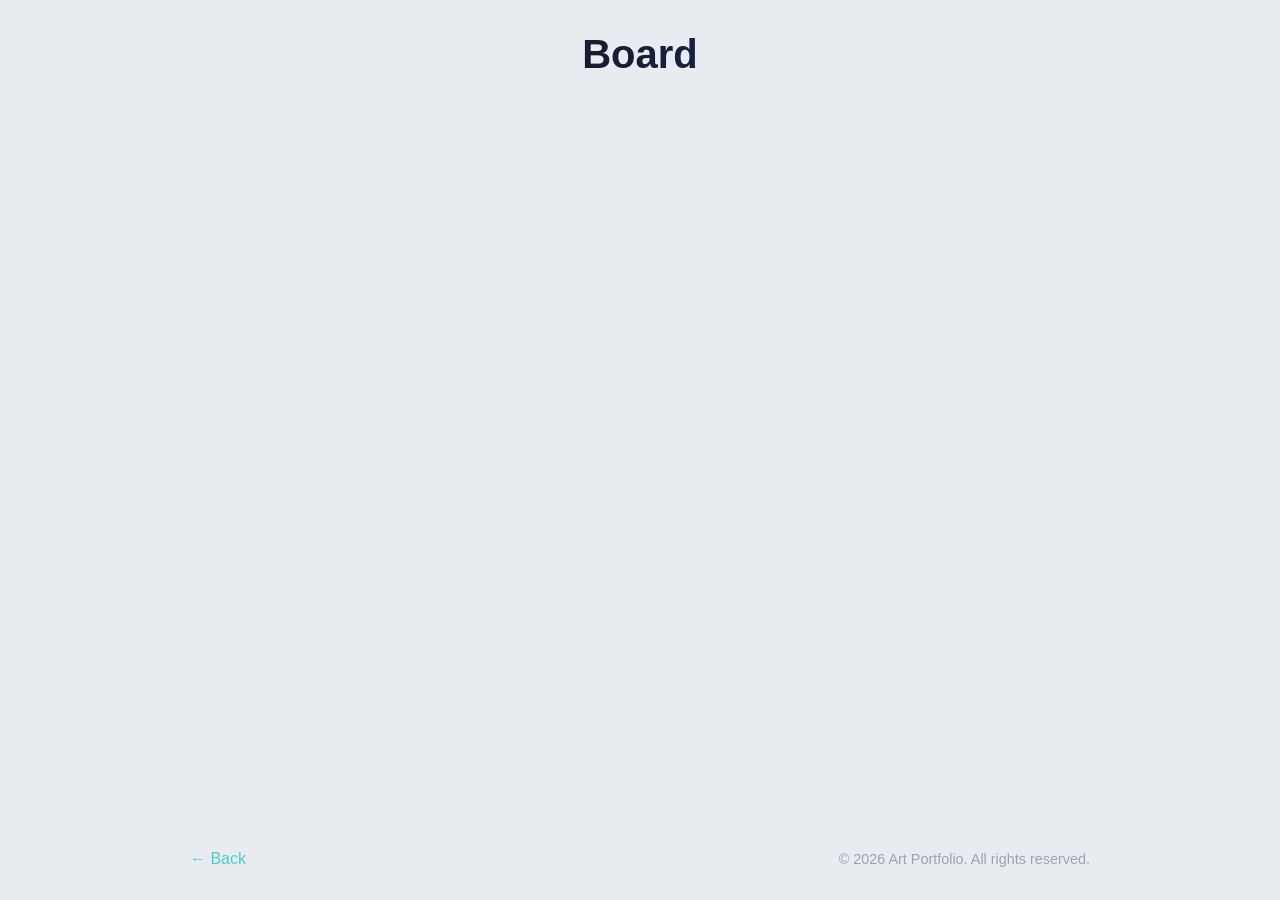
<file: board.html>
<!DOCTYPE html>
<html lang="en">
<head>
    <meta charset="UTF-8">
    <meta name="viewport" content="width=device-width, initial-scale=1.0">
    <title>Board - Art Portfolio</title>
    <link rel="stylesheet" href="styles.css">
</head>
<body>
    <header class="header">
        <div class="logo-container logo-container--left">
            <h1 class="title" id="boardTitle">Board</h1>
        </div>
    </header>

    <main class="main-content">
        <div style="text-align: center;">
            <a href="#" id="addEntryBtn" class="add-portfolio-btn" style="display: none;">
                <svg viewBox="0 0 24 24" width="20" height="20">
                    <path d="M19 13h-6v6h-2v-6H5v-2h6V5h2v6h6v2z" fill="currentColor"/>
                </svg>
                Add Entry
            </a>
        </div>

        <div class="waterfall-gallery" id="waterfallGallery"></div>
    </main>

    <script>
        // Get board id from URL query parameter
        var params = new URLSearchParams(window.location.search);
        var boardId = params.get('id');

        // Load custom board info
        var customBoards = JSON.parse(localStorage.getItem('customBoards') || '[]');
        var customBoard = null;
        for (var i = 0; i < customBoards.length; i++) {
            if (customBoards[i].id === boardId) {
                customBoard = customBoards[i];
                break;
            }
        }

        if (customBoard) {
            document.getElementById('boardTitle').textContent = customBoard.title;
            document.title = customBoard.title + ' - Art Portfolio';

            // Show add entry button
            var addBtn = document.getElementById('addEntryBtn');
            addBtn.style.display = 'inline-flex';
            addBtn.href = 'add-board.html?id=' + boardId;
        }

        // Load entries for this board
        var entries = JSON.parse(localStorage.getItem('portfolioEntries') || '[]');
        var gallery = document.getElementById('waterfallGallery');
        gallery.innerHTML = '';

        var filteredEntries = [];
        for (var i = 0; i < entries.length; i++) {
            if (entries[i].board === boardId) {
                filteredEntries.push(entries[i]);
            }
        }

        if (filteredEntries.length === 0) {
            gallery.innerHTML = '';
        } else {
            for (var i = 0; i < filteredEntries.length; i++) {
                var entry = filteredEntries[i];
                var card = document.createElement('div');
                card.className = 'waterfall-card';
                card.onclick = (function(idx) {
                    return function() { window.location.href = 'entry.html?index=' + idx + '&from=custom'; };
                })(i);

                if (entry.image) {
                    card.innerHTML = '<img src="' + entry.image + '" alt="' + entry.title + '" class="waterfall-image">';
                }

                gallery.appendChild(card);
            }
        }
    </script>

    <footer class="footer">
        <div class="footer-content">
            <a href="my-portfolio.html" class="back-link">← Back</a>
            <p>&copy; 2026 Art Portfolio. All rights reserved.</p>
        </div>
    </footer>
</body>
</html>
</file>
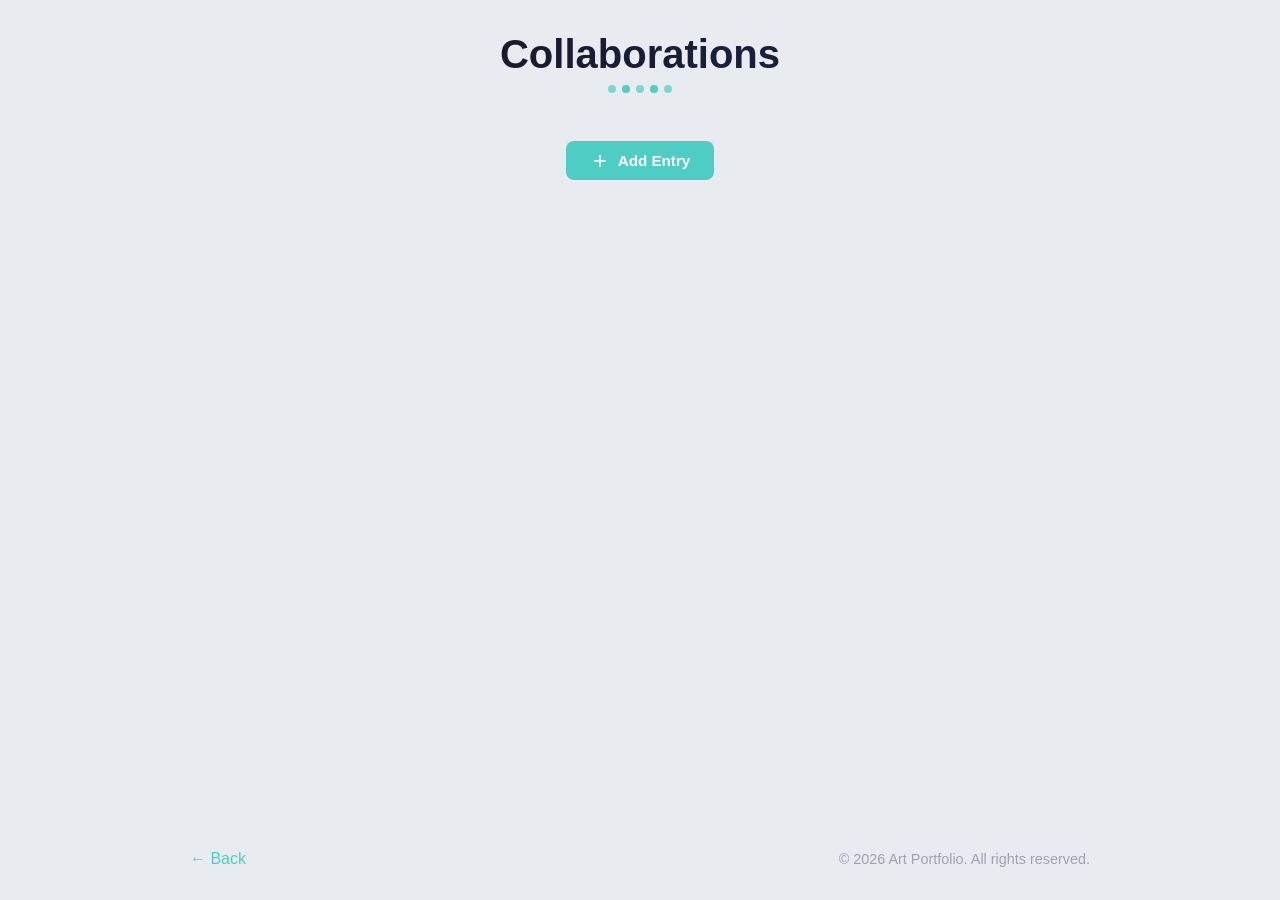
<file: collaborations.html>
<!DOCTYPE html>
<html lang="en">
<head>
    <meta charset="UTF-8">
    <meta name="viewport" content="width=device-width, initial-scale=1.0">
    <title>Collaborations - Art Portfolio</title>
    <link rel="stylesheet" href="styles.css">
</head>
<body>
    <header class="header">
        <div class="logo-container logo-container--left">
            <h1 class="title">Collaborations</h1>
        </div>
        <div class="title-dots"><span></span><span></span><span></span><span></span><span></span></div>
    </header>

    <main class="main-content">
        <div style="text-align: center;">
            <a href="add-collaborations.html" class="add-portfolio-btn">
                <svg viewBox="0 0 24 24" width="20" height="20">
                    <path d="M19 13h-6v6h-2v-6H5v-2h6V5h2v6h6v2z" fill="currentColor"/>
                </svg>
                Add Entry
            </a>
        </div>

        <div class="waterfall-gallery" id="waterfallGallery"></div>
    </main>

    <script>
        // Load entries for this board
        var entries = JSON.parse(localStorage.getItem('portfolioEntries') || '[]');
        var gallery = document.getElementById('waterfallGallery');
        gallery.innerHTML = '';

        var filteredEntries = [];
        for (var i = 0; i < entries.length; i++) {
            if (entries[i].board === 'collaborations') {
                filteredEntries.push(entries[i]);
            }
        }

        if (filteredEntries.length === 0) {
            gallery.innerHTML = '';
        } else {
            for (var i = 0; i < filteredEntries.length; i++) {
                var entry = filteredEntries[i];
                var card = document.createElement('div');
                card.className = 'waterfall-card';
                card.onclick = (function(idx) {
                    return function() { window.location.href = 'entry.html?index=' + idx + '&from=collaborations'; };
                })(i);

                if (entry.image) {
                    card.innerHTML = '<img src="' + entry.image + '" alt="' + entry.title + '" class="waterfall-image">';
                }

                gallery.appendChild(card);
            }
        }
    </script>

    <footer class="footer">
        <div class="footer-content">
            <a href="my-portfolio.html" class="back-link">← Back</a>
            <p>&copy; 2026 Art Portfolio. All rights reserved.</p>
        </div>
    </footer>
</body>
</html>
</file>
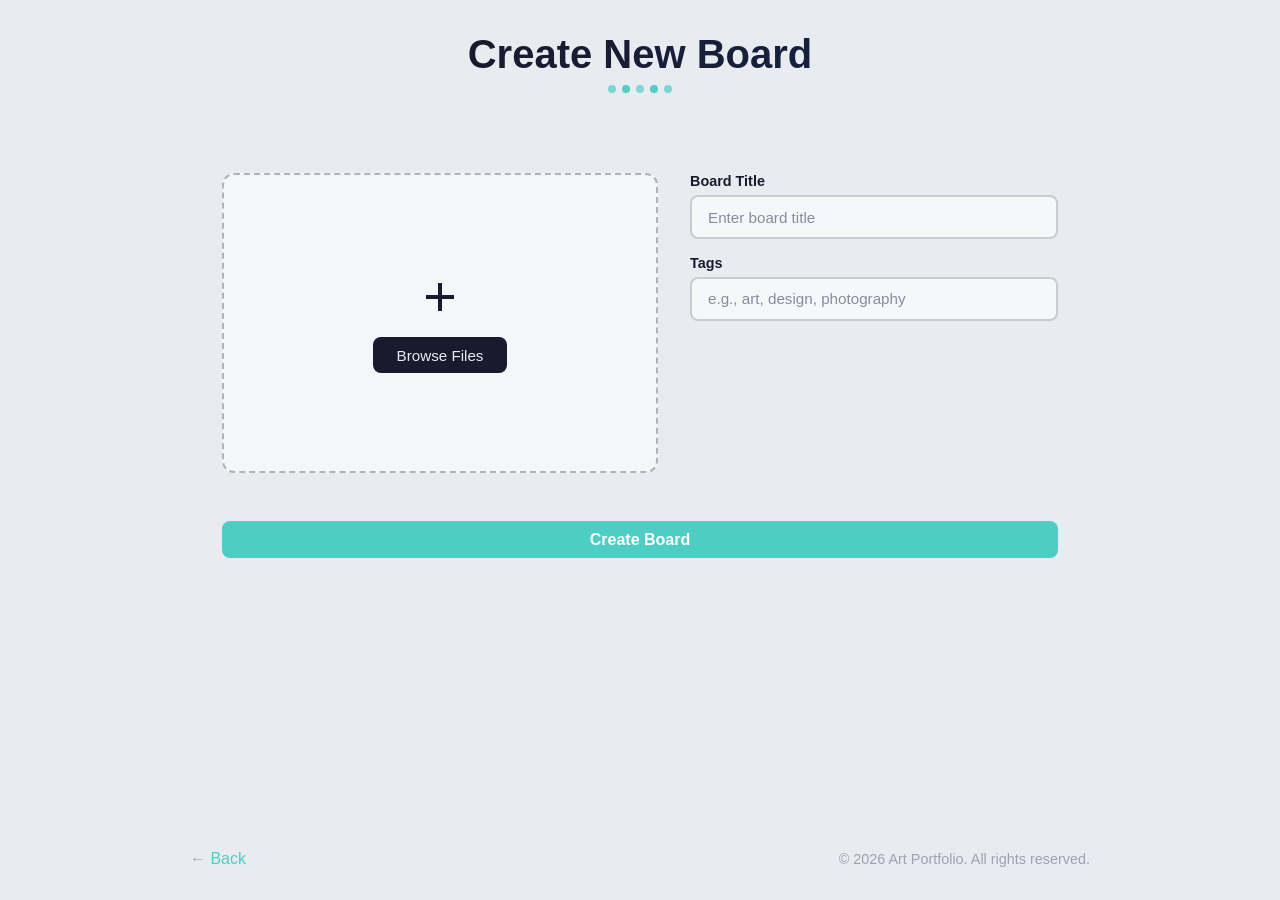
<file: create-board.html>
<!DOCTYPE html>
<html lang="en">
<head>
    <meta charset="UTF-8">
    <meta name="viewport" content="width=device-width, initial-scale=1.0">
    <title>Create New Board - Art Portfolio</title>
    <link rel="stylesheet" href="styles.css">
</head>
<body>
    <header class="header">
        <div class="logo-container logo-container--left">
            <h1 class="title">Create New Board</h1>
        </div>
        <div class="title-dots"><span></span><span></span><span></span><span></span><span></span></div>
    </header>

    <main class="main-content">
        <div class="upload-layout">
            <div class="upload-box">
                <svg viewBox="0 0 24 24" width="48" height="48">
                    <path d="M19 13h-6v6h-2v-6H5v-2h6V5h2v6h6v2z" fill="currentColor"/>
                </svg>
                <input type="file" id="fileInput" accept="image/*" hidden>
                <button class="browse-btn" onclick="document.getElementById('fileInput').click()">Browse Files</button>
            </div>

            <div class="upload-fields">
                <div class="field-group">
                    <label for="boardTitle">Board Title</label>
                    <input type="text" id="boardTitle" placeholder="Enter board title">
                </div>

                <div class="field-group">
                    <label for="tags">Tags</label>
                    <input type="text" id="tags" placeholder="e.g., art, design, photography">
                </div>
            </div>
        </div>

        <div class="save-btn-container">
            <button class="save-btn" onclick="createBoard()">Create Board</button>
        </div>
            
    </main>

    <footer class="footer">
        <div class="footer-content">
            <a href="my-portfolio.html" class="back-link">← Back</a>
            <p>&copy; 2026 Art Portfolio. All rights reserved.</p>
        </div>
    </footer>

    <script>
        var fileInput = document.getElementById('fileInput');
        var uploadBox = document.querySelector('.upload-box');

        fileInput.addEventListener('change', function(e) {
            var files = e.target.files;
            if (files.length > 0) {
                displaySingleFile(files[0]);
            }
        });

        uploadBox.addEventListener('dragover', function(e) {
            e.preventDefault();
            uploadBox.style.borderColor = '#4ecdc4';
            uploadBox.style.background = 'rgba(78, 205, 196, 0.1)';
        });

        uploadBox.addEventListener('dragleave', function(e) {
            e.preventDefault();
            uploadBox.style.borderColor = '';
            uploadBox.style.background = '';
        });

        uploadBox.addEventListener('drop', function(e) {
            e.preventDefault();
            uploadBox.style.borderColor = '';
            uploadBox.style.background = '';
            var files = e.dataTransfer.files;
            if (files.length > 0) {
                displaySingleFile(files[0]);
            }
        });

        // Resize and compress image to fit in localStorage
        function compressImage(file, callback) {
            var reader = new FileReader();
            reader.onload = function(e) {
                var img = new Image();
                img.onload = function() {
                    var canvas = document.createElement('canvas');
                    var maxW = 400;
                    var maxH = 400;
                    var w = img.width;
                    var h = img.height;
                    if (w > maxW) { h = h * (maxW / w); w = maxW; }
                    if (h > maxH) { w = w * (maxH / h); h = maxH; }
                    canvas.width = w;
                    canvas.height = h;
                    var ctx = canvas.getContext('2d');
                    ctx.drawImage(img, 0, 0, w, h);
                    var dataUrl = canvas.toDataURL('image/jpeg', 0.7);
                    callback(dataUrl);
                };
                img.src = e.target.result;
            };
            reader.readAsDataURL(file);
        }

        function displaySingleFile(file) {
            if (file.type.startsWith('image/')) {
                compressImage(file, function(dataUrl) {
                    uploadBox.innerHTML = '<img src="' + dataUrl + '" alt="Selected thumbnail" class="upload-preview-image" style="max-width: 100%; max-height: 100%; object-fit: contain; border-radius: 8px;">';
                    uploadBox.style.border = 'none';
                    uploadBox.style.background = 'rgba(255, 255, 255, 0.5)';
                    uploadBox.style.alignItems = 'center';
                    uploadBox.style.justifyContent = 'center';
                    uploadBox.style.overflow = 'hidden';
                    uploadBox.style.minHeight = '300px';
                });
            }
        }

        function createBoard() {
            var title = document.getElementById('boardTitle').value.trim();
            var tags = document.getElementById('tags').value.trim();

            if (!title) {
                alert('Please enter a board title.');
                return;
            }

            var previewImage = document.querySelector('.upload-preview-image');
            var imageData = previewImage ? previewImage.src : null;

            var boardId = 'custom-' + Date.now();

            var board = {
                id: boardId,
                title: title,
                tags: tags,
                thumbnail: imageData
            };

            var boards = JSON.parse(localStorage.getItem('customBoards') || '[]');
            boards.push(board);
            localStorage.setItem('customBoards', JSON.stringify(boards));

            window.location.href = 'my-portfolio.html';
        }
    </script>
</body>
</html>
</file>
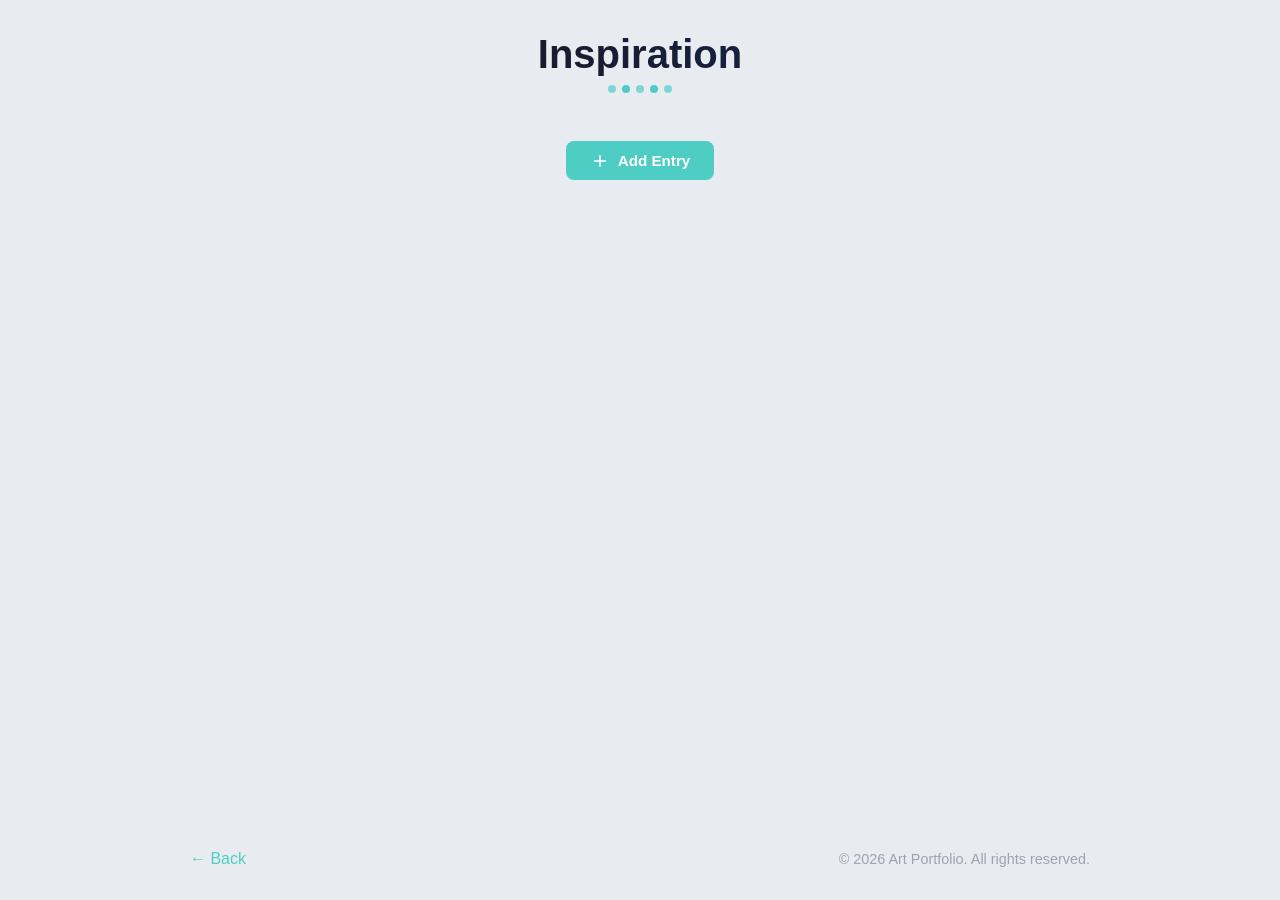
<file: inspiration.html>
<!DOCTYPE html>
<html lang="en">
<head>
    <meta charset="UTF-8">
    <meta name="viewport" content="width=device-width, initial-scale=1.0">
    <title>Inspiration - Art Portfolio</title>
    <link rel="stylesheet" href="styles.css">
</head>
<body>
    <header class="header">
        <div class="logo-container logo-container--left">
            <h1 class="title">Inspiration</h1>
        </div>
        <div class="title-dots"><span></span><span></span><span></span><span></span><span></span></div>
    </header>

    <main class="main-content">
        <div style="text-align: center;">
            <a href="add-inspiration.html" class="add-portfolio-btn">
                <svg viewBox="0 0 24 24" width="20" height="20">
                    <path d="M19 13h-6v6h-2v-6H5v-2h6V5h2v6h6v2z" fill="currentColor"/>
                </svg>
                Add Entry
            </a>
        </div>

        <div class="waterfall-gallery" id="waterfallGallery"></div>
    </main>

    <script>
        // Load entries for this board
        var entries = JSON.parse(localStorage.getItem('portfolioEntries') || '[]');
        var gallery = document.getElementById('waterfallGallery');
        gallery.innerHTML = '';

        var filteredEntries = [];
        for (var i = 0; i < entries.length; i++) {
            if (entries[i].board === 'inspiration') {
                filteredEntries.push(entries[i]);
            }
        }

        if (filteredEntries.length === 0) {
            gallery.innerHTML = '';
        } else {
            for (var i = 0; i < filteredEntries.length; i++) {
                var entry = filteredEntries[i];
                var card = document.createElement('div');
                card.className = 'waterfall-card';
                card.onclick = (function(idx) {
                    return function() { window.location.href = 'entry.html?index=' + idx + '&from=inspiration'; };
                })(i);

                if (entry.image) {
                    card.innerHTML = '<img src="' + entry.image + '" alt="' + entry.title + '" class="waterfall-image">';
                }

                gallery.appendChild(card);
            }
        }
    </script>

    <footer class="footer">
        <div class="footer-content">
            <a href="my-portfolio.html" class="back-link">← Back</a>
            <p>&copy; 2026 Art Portfolio. All rights reserved.</p>
        </div>
    </footer>
</body>
</html>
</file>
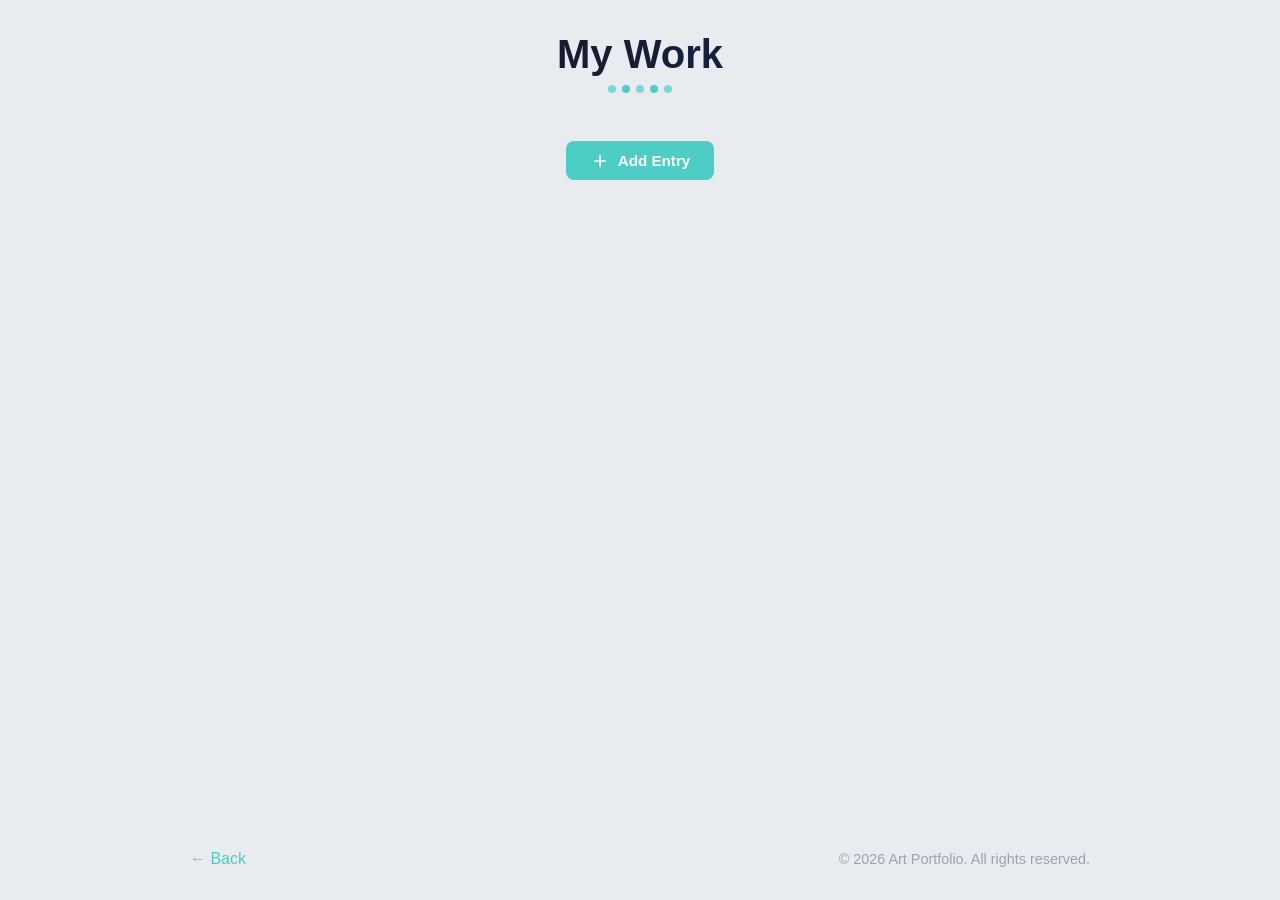
<file: my-work.html>
<!DOCTYPE html>
<html lang="en">
<head>
    <meta charset="UTF-8">
    <meta name="viewport" content="width=device-width, initial-scale=1.0">
    <title>My Work - Art Portfolio</title>
    <link rel="stylesheet" href="styles.css">
</head>
<body>
    <header class="header">
        <div class="logo-container logo-container--left">
            <h1 class="title">My Work</h1>
        </div>
        <div class="title-dots"><span></span><span></span><span></span><span></span><span></span></div>
    </header>

    <main class="main-content">
        <div style="text-align: center;">
            <a href="add-my-work.html" class="add-portfolio-btn">
                <svg viewBox="0 0 24 24" width="20" height="20">
                    <path d="M19 13h-6v6h-2v-6H5v-2h6V5h2v6h6v2z" fill="currentColor"/>
                </svg>
                Add Entry
            </a>
        </div>

        <div class="waterfall-gallery" id="waterfallGallery"></div>
    </main>

    <script>
        // Load entries for this board
        var entries = JSON.parse(localStorage.getItem('portfolioEntries') || '[]');
        var gallery = document.getElementById('waterfallGallery');
        gallery.innerHTML = '';

        var filteredEntries = [];
        for (var i = 0; i < entries.length; i++) {
            if (entries[i].board === 'my-work') {
                filteredEntries.push(entries[i]);
            }
        }

        if (filteredEntries.length === 0) {
            gallery.innerHTML = '';
        } else {
            for (var i = 0; i < filteredEntries.length; i++) {
                var entry = filteredEntries[i];
                var card = document.createElement('div');
                card.className = 'waterfall-card';
                card.onclick = (function(idx) {
                    return function() { window.location.href = 'entry.html?index=' + idx + '&from=my-work'; };
                })(i);

                if (entry.image) {
                    card.innerHTML = '<img src="' + entry.image + '" alt="' + entry.title + '" class="waterfall-image">';
                }

                gallery.appendChild(card);
            }
        }
    </script>

    <footer class="footer">
        <div class="footer-content">
            <a href="my-portfolio.html" class="back-link">← Back</a>
            <p>&copy; 2026 Art Portfolio. All rights reserved.</p>
        </div>
    </footer>
</body>
</html>
</file>
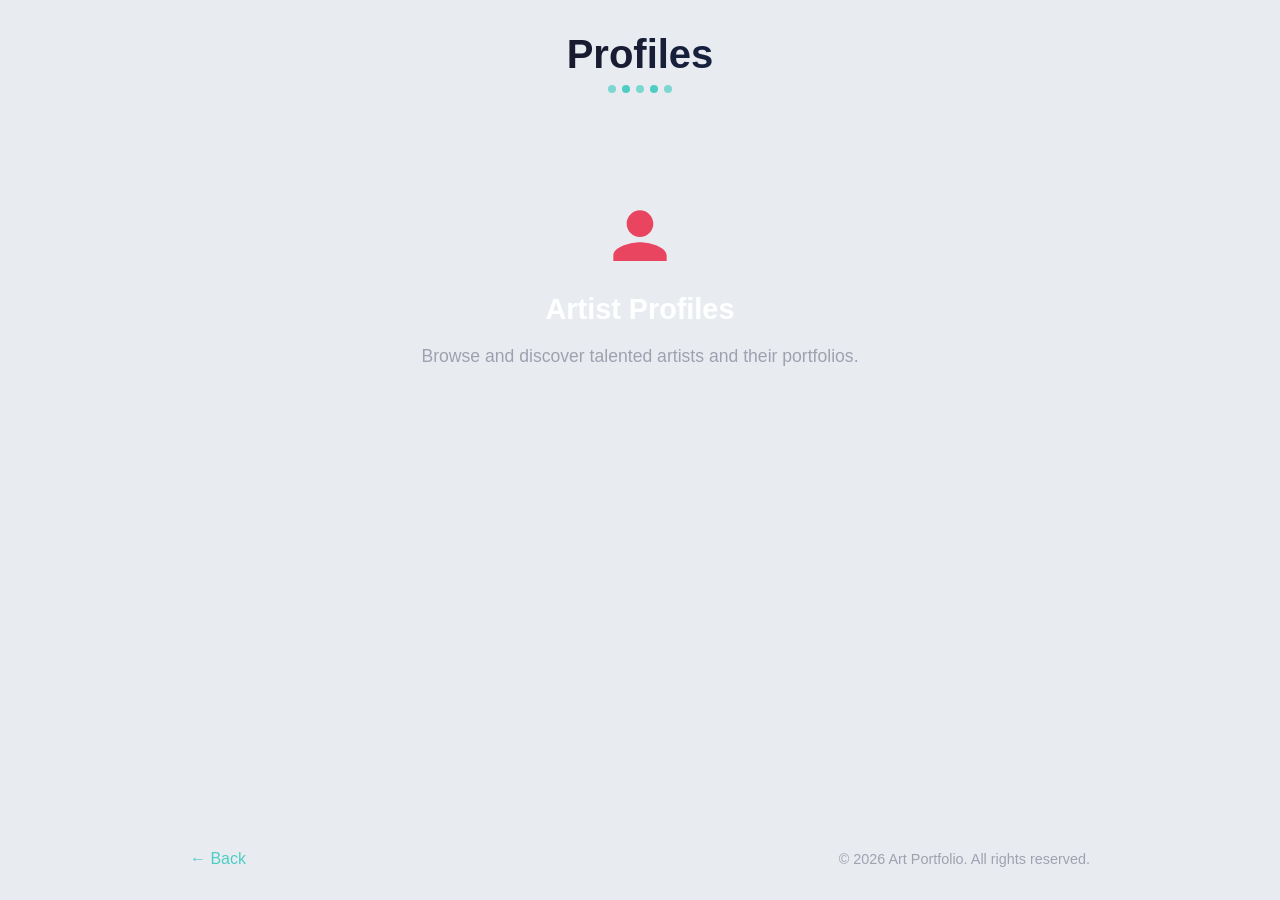
<file: profiles.html>
<!DOCTYPE html>
<html lang="en">
<head>
    <meta charset="UTF-8">
    <meta name="viewport" content="width=device-width, initial-scale=1.0">
    <title>Profiles - Art Portfolio</title>
    <link rel="stylesheet" href="styles.css">
</head>
<body>
    <header class="header">
        <div class="logo-container logo-container--left">
            <h1 class="title">Profiles</h1>
        </div>
        <div class="title-dots"><span></span><span></span><span></span><span></span><span></span></div>
    </header>

    <main class="main-content">
        <div class="page-placeholder">
            <svg viewBox="0 0 24 24" width="64" height="64">
                <path d="M12 12c2.7 0 5-2.3 5-5s-2.3-5-5-5-5 2.3-5 5 2.3 5 5 5zm0 2c-3.3 0-10 1.7-10 5v2h20v-2c0-3.3-6.7-5-10-5z" fill="currentColor"/>
            </svg>
            <h2>Artist Profiles</h2>
            <p>Browse and discover talented artists and their portfolios.</p>
        </div>
    </main>

    <footer class="footer">
        <div class="footer-content">
            <a href="index.html" class="back-link">← Back</a>
            <p>&copy; 2026 Art Portfolio. All rights reserved.</p>
        </div>
    </footer>
</body>
</html>
</file>
<file: styles.css>
* {
    margin: 0;
    padding: 0;
    box-sizing: border-box;
}

body {
    font-family: 'Segoe UI', Tahoma, Geneva, Verdana, sans-serif;
    background: #e8ecf1;
    color: #1a1a2e;
    min-height: 100vh;
    display: flex;
    flex-direction: column;
}

.header {
    text-align: center;
    padding: 2rem 1rem 1rem;
    position: relative;
}

.logo-container {
    display: flex;
    align-items: center;
    justify-content: center;
    gap: 1rem;
    margin-bottom: 0.5rem;
}

.logo {
    color: #1a1a2e;
}

.title {
    font-size: 2.5rem;
    font-weight: 700;
    background: linear-gradient(90deg, #1a1a2e, #16213e);
    -webkit-background-clip: text;
    -webkit-text-fill-color: transparent;
    background-clip: text;
}

.title-dots {
    display: flex;
    justify-content: center;
    gap: 6px;
    margin-top: 0.5rem;
}

.title-dots span {
    width: 8px;
    height: 8px;
    border-radius: 50%;
    background: #4ecdc4;
    opacity: 0.7;
}

.title-dots span:nth-child(2) {
    opacity: 1;
}

.title-dots span:nth-child(4) {
    opacity: 1;
}

.title-dots span:nth-child(6) {
    opacity: 0.7;
}

/* Profile Section */
.profile-section {
    display: flex;
    align-items: center;
    justify-content: center;
    gap: 1rem;
    margin-top: 1.5rem;
}

.profile-pic-container {
    width: 60px;
    height: 60px;
    border-radius: 50%;
    border: 2px solid #4ecdc4;
    overflow: hidden;
    cursor: pointer;
    display: flex;
    align-items: center;
    justify-content: center;
    background: rgba(255, 255, 255, 0.6);
    transition: border-color 0.3s ease;
    position: relative;
}

.profile-pic-container:hover {
    border-color: #44a08d;
}

.profile-pic {
    width: 100%;
    height: 100%;
    object-fit: cover;
    display: none;
}

.profile-pic-placeholder {
    font-size: 1.5rem;
    color: #4ecdc4;
    font-weight: 600;
}

.profile-name-area {
    display: flex;
    align-items: center;
    gap: 0.5rem;
}

.profile-name {
    font-size: 1.2rem;
    font-weight: 600;
    color: #1a1a2e;
    cursor: pointer;
    transition: color 0.3s ease;
}

.profile-name:hover {
    color: #4ecdc4;
}

.profile-name-input {
    display: none;
    padding: 0.4rem 0.8rem;
    border: 2px solid #4ecdc4;
    border-radius: 8px;
    font-size: 1.1rem;
    font-family: inherit;
    outline: none;
    color: #1a1a2e;
}

.profile-name-input:focus {
    border-color: #44a08d;
    box-shadow: 0 0 10px rgba(78, 205, 196, 0.2);
}

.tagline {
    color: #5a5a6e;
    font-size: 1.1rem;
    margin-top: 2rem;
}

.main-content {
    flex: 1;
    max-width: 900px;
    margin: 0 auto;
    padding: 2rem 1rem;
    width: 100%;
}

.search-container {
    position: relative;
    margin: 2rem;
    display: flex;
    align-items: center;
}

.search-icon {
    position: absolute;
    left: 1rem;
    top: 50%;
    transform: translateY(-50%);
    color: #5a5a6e;
    pointer-events: none;
}

.search-bar {
    flex: 1;
    padding: 1rem 3rem 1rem 3rem;
    border: 2px solid rgba(26, 26, 46, 0.3);
    border-radius: 12px;
    background: rgba(255, 255, 255, 0.6);
    color: #1a1a2e;
    font-size: 1rem;
    outline: none;
    transition: all 0.3s ease;
}

.search-bar::placeholder {
    color: #5a5a6e;
}

.search-bar:focus {
    border-color: #1a1a2e;
    background: rgba(255, 255, 255, 0.8);
    box-shadow: 0 0 20px rgba(26, 26, 46, 0.15);
}

.search-btn {
    position: absolute;
    right: 0.5rem;
    top: 50%;
    transform: translateY(-50%);
    background: #4ecdc4;
    border: none;
    border-radius: 8px;
    padding: 0.5rem;
    cursor: pointer;
    color: #fff;
    display: flex;
    align-items: center;
    justify-content: center;
    transition: background 0.3s ease;
}

.search-btn:hover {
    background: #44a08d;
}

.search-results {
    max-width: 900px;
    margin: 0 auto;
    padding: 0 1rem;
}

.no-results {
    text-align: center;
    padding: 3rem 1rem;
    color: #8a8a9e;
    font-size: 1.1rem;
}

.nav-options {
    display: flex;
    gap: 1.5rem;
    justify-content: center;
}

.nav-card {
    display: flex;
    flex-direction: column;
    align-items: center;
    text-align: center;
    padding: 1.5rem 1.2rem;
    background: rgba(255, 255, 255, 0.5);
    border: 1px solid rgba(26, 26, 46, 0.15);
    border-radius: 12px;
    text-decoration: none;
    color: #1a1a2e;
    transition: all 0.3s ease;
    cursor: pointer;
    flex: 1;
    max-width: 220px;
}

.nav-card:hover {
    transform: translateY(-4px);
    background: rgba(26, 26, 46, 0.08);
    border-color: rgba(26, 26, 46, 0.4);
    box-shadow: 0 8px 25px rgba(26, 26, 46, 0.12);
}

.card-icon {
    margin-bottom: 1.5rem;
    color: #1a1a2e;
}

.card-title {
    font-size: 1.4rem;
    margin-bottom: 0.8rem;
    font-weight: 600;
}

.card-desc {
    color: #5a5a6e;
    font-size: 0.95rem;
    line-height: 1.5;
}

.footer {
    text-align: center;
    padding: 2rem;
    color: #a0a0b0;
    font-size: 0.9rem;
    border-top: 1px solid rgba(255, 255, 255, 0.05);
}

.footer-content {
    display: flex;
    justify-content: space-between;
    align-items: center;
    max-width: 900px;
    margin: 0 auto;
}

.logo-container--left {
    justify-content: center;
}

.back-link {
    color: #4ecdc4;
    text-decoration: none;
    font-size: 1rem;
    transition: color 0.3s ease;
}

.back-link:hover {
    color: #44a08d;
}

.page-placeholder {
    display: flex;
    flex-direction: column;
    align-items: center;
    text-align: center;
    padding: 4rem 2rem;
    color: #a0a0b0;
}

.page-placeholder svg {
    color: #e94560;
    margin-bottom: 1.5rem;
}

.page-placeholder h2 {
    font-size: 1.8rem;
    color: #ffffff;
    margin-bottom: 1rem;
}

.page-placeholder p {
    font-size: 1.1rem;
    max-width: 500px;
    line-height: 1.6;
}

.upload-layout {
    display: flex;
    gap: 2rem;
    max-width: 900px;
    margin: 0 auto;
    padding: 2rem 1rem;
}

.board-selector {
    max-width: 900px;
    margin: 0 auto;
    padding: 0 1rem 1rem;
}

.board-selector label {
    font-size: 0.9rem;
    font-weight: 600;
    color: #1a1a2e;
    margin-bottom: 0.4rem;
    display: block;
}

.board-selector select {
    width: 100%;
    padding: 0.7rem 1rem;
    border: 2px solid rgba(26, 26, 46, 0.2);
    border-radius: 8px;
    background: rgba(255, 255, 255, 0.6);
    color: #1a1a2e;
    font-size: 0.95rem;
    font-family: inherit;
    outline: none;
    transition: border-color 0.3s ease;
    cursor: pointer;
}

.board-selector select:focus {
    border-color: #1a1a2e;
}

.upload-box {
    flex: 1;
    display: flex;
    flex-direction: column;
    align-items: center;
    justify-content: center;
    text-align: center;
    padding: 2rem;
    background: rgba(255, 255, 255, 0.5);
    border: 2px dashed rgba(26, 26, 46, 0.3);
    border-radius: 12px;
    color: #5a5a6e;
}

.upload-box svg {
    color: #1a1a2e;
    margin-bottom: 1rem;
}

.upload-box p {
    margin-bottom: 0.5rem;
}

.upload-sub {
    font-size: 0.85rem;
    color: #8a8a9e;
    margin-bottom: 1rem;
}

.browse-btn {
    padding: 0.6rem 1.5rem;
    background: #1a1a2e;
    color: #e8ecf1;
    border: none;
    border-radius: 8px;
    font-size: 0.95rem;
    cursor: pointer;
    transition: background 0.3s ease;
}

.browse-btn:hover {
    background: #16213e;
}

.upload-fields {
    flex: 1;
    display: flex;
    flex-direction: column;
    gap: 1rem;
}

.field-group {
    display: flex;
    flex-direction: column;
}

.field-group label {
    font-size: 0.9rem;
    font-weight: 600;
    color: #1a1a2e;
    margin-bottom: 0.4rem;
}

.field-group input,
.field-group textarea {
    padding: 0.7rem 1rem;
    border: 2px solid rgba(26, 26, 46, 0.2);
    border-radius: 8px;
    background: rgba(255, 255, 255, 0.6);
    color: #1a1a2e;
    font-size: 0.95rem;
    font-family: inherit;
    outline: none;
    transition: border-color 0.3s ease;
}

.field-group input:focus,
.field-group textarea:focus {
    border-color: #1a1a2e;
}

.field-group input::placeholder,
.field-group textarea::placeholder {
    color: #8a8a9e;
}

.field-group--large {
    flex: 1;
}

.field-group--large textarea {
    flex: 1;
    min-height: 100px;
    resize: vertical;
}

.portfolio-layout {
    display: flex;
    flex-direction: column;
    gap: 0.5rem;
    max-width: 900px;
    margin: 0 auto;
    padding: 1rem 1rem 2rem;
}

.bio-label {
    display: flex;
    flex-direction: column;
    gap: 0.3rem;
}

.bio-label label {
    font-size: 1.3rem;
    font-weight: 700;
    color: #1a1a2e;
}

.bio-ellipsis {
    cursor: pointer;
    font-size: 1rem;
    color: #4ecdc4;
    opacity: 0.7;
    transition: opacity 0.3s ease;
    user-select: none;
    letter-spacing: 2px;
}

.bio-ellipsis:hover {
    opacity: 1;
}

.portfolio-content {
    display: flex;
    gap: 2rem;
    align-items: stretch;
    padding-left: 1rem;
}

.boards-columns {
    display: flex;
    gap: 0.75rem;
    flex-shrink: 0;
}

.boards-sidebar {
    display: flex;
    flex-direction: column;
    gap: 0.75rem;
    min-width: 180px;
    max-width: 220px;
}

.board-card {
    display: flex;
    flex-direction: column;
    padding: 1.2rem 1rem;
    background: rgba(255, 255, 255, 0.5);
    border: 1px solid rgba(26, 26, 46, 0.15);
    border-radius: 12px;
    text-decoration: none;
    color: #1a1a2e;
    transition: all 0.3s ease;
    cursor: pointer;
}

.board-card:hover {
    transform: translateY(-2px);
    background: rgba(26, 26, 46, 0.08);
    border-color: rgba(26, 26, 46, 0.4);
    box-shadow: 0 4px 12px rgba(26, 26, 46, 0.12);
}

.board-card-title {
    font-size: 1.1rem;
    font-weight: 600;
    margin-bottom: 0.3rem;
}

.board-card-count {
    font-size: 0.85rem;
    color: #8a8a9e;
}

.bio-area {
    flex: 1;
    display: flex;
    flex-direction: column;
    align-items: stretch;
    min-height: 200px;
    position: relative;
}

.bio-area .bio-label {
    display: flex;
    flex-direction: column;
    padding: 0;
    gap: 0.3rem;
    margin-bottom: 0.5rem;
}

.bio-text {
    display: flex;
    flex-direction: column;
    width: 100%;
}

.bio-placeholder {
    color: #8a8a9e;
    font-size: 0.95rem;
    text-align: left;
}

.bio-textarea {
    display: none;
    width: 100%;
    height: 100%;
    min-height: 200px;
    padding: 0.7rem 1rem;
    border: 2px solid rgba(26, 26, 46, 0.2);
    border-radius: 8px;
    background: rgba(255, 255, 255, 0.6);
    color: #1a1a2e;
    font-size: 0.95rem;
    font-family: inherit;
    outline: none;
    transition: border-color 0.3s ease;
    resize: vertical;
}

.bio-textarea:focus {
    border-color: #1a1a2e;
}

.bio-textarea::placeholder {
    color: #8a8a9e;
}

.add-card {
    display: flex;
    flex-direction: column;
    align-items: center;
    justify-content: center;
    text-align: center;
    padding: 2rem 1.5rem;
    background: rgba(255, 255, 255, 0.5);
    border: 1px solid rgba(26, 26, 46, 0.15);
    border-radius: 12px;
    text-decoration: none;
    color: #1a1a2e;
    transition: all 0.3s ease;
    cursor: pointer;
    max-width: 220px;
    height: 100%;
}

.add-card:hover {
    transform: translateY(-4px);
    background: rgba(26, 26, 46, 0.08);
    border-color: rgba(26, 26, 46, 0.4);
    box-shadow: 0 8px 25px rgba(26, 26, 46, 0.12);
}

.add-card-icon {
    margin-bottom: 1rem;
    color: #1a1a2e;
}

.add-card-title {
    font-size: 1.2rem;
    margin-bottom: 0.5rem;
    font-weight: 600;
}

.add-card-desc {
    color: #5a5a6e;
    font-size: 0.9rem;
}

@media (max-width: 768px) {
    .title {
        font-size: 2rem;
    }

    .nav-options {
        flex-direction: column;
        align-items: center;
    }

    .nav-card {
        max-width: 100%;
        width: 100%;
    }

    .upload-layout {
        flex-direction: column;
    }

    .portfolio-layout {
        flex-direction: column;
    }

    .add-card {
        max-width: 100%;
    }

    .portfolio-content {
        flex-direction: column;
    }

    .boards-columns {
        flex-direction: row;
        flex-wrap: wrap;
    }

    .boards-sidebar {
        flex-direction: row;
        flex-wrap: wrap;
        max-width: 100%;
    }

    .board-card {
        flex: 1;
        min-width: 140px;
    }
}

/* Upload box interactive states */
.upload-box {
    cursor: pointer;
    transition: all 0.3s ease;
    min-height: 300px;
}

.upload-box:hover {
    border-color: #4ecdc4;
    background: rgba(78, 205, 196, 0.05);
}

.save-btn {
    position:relative;
    /* top: 1.5rem;
    right: 2rem; */
    padding: 0.6rem 1.5rem;
    background: #4ecdc4;
    color: #fff;
    border: none;
    border-radius: 8px;
    font-size: 1.00rem;
    font-weight: 600;
    cursor: pointer;
    transition: all 0.3s ease;
    width: 100%;
}

.save-btn:hover {
    background: #44a08d;
    transform: translateY(-1px);
    box-shadow: 0 4px 12px rgba(78, 205, 196, 0.3);
}

.save-btn-container {
    max-width: 900px;
    margin: 0 auto;
    padding: 1rem;
}

.add-portfolio-btn {
    display: inline-flex;
    align-items: center;
    gap: 0.5rem;
    padding: 0.6rem 1.5rem;
    background: #4ecdc4;
    color: #fff;
    border: none;
    border-radius: 8px;
    font-size: 0.95rem;
    font-weight: 600;
    cursor: pointer;
    transition: all 0.3s ease;
    text-decoration: none;
    margin-bottom: 1rem;
}

.add-portfolio-btn:hover {
    background: #44a08d;
    transform: translateY(-1px);
    box-shadow: 0 4px 12px rgba(78, 205, 196, 0.3);
}

/* Waterfall Gallery */
.waterfall-gallery {
    columns: 3;
    column-gap: 1rem;
    max-width: 900px;
    margin: 2rem auto 0;
    padding: 0 1rem;
}

.waterfall-card {
    break-inside: avoid;
    margin-bottom: 1rem;
    border-radius: 12px;
    overflow: hidden;
    background: rgba(255, 255, 255, 0.5);
    border: 1px solid rgba(26, 26, 46, 0.15);
    transition: all 0.3s ease;
    cursor: pointer;
}

.waterfall-card:hover {
    transform: translateY(-2px);
    box-shadow: 0 4px 12px rgba(26, 26, 46, 0.12);
}

.waterfall-image {
    width: 100%;
    display: block;
}

/* Entry Detail Page */
.entry-detail {
    max-width: 900px;
    margin: 0 auto;
    padding: 2rem 1rem;
    display: flex;
    gap: 2rem;
    align-items: flex-start;
}

.entry-image-container {
    flex-shrink: 0;
    width: 300px;
    height: 300px;
    border-radius: 12px;
    overflow: hidden;
    background: rgba(255, 255, 255, 0.5);
    border: 1px solid rgba(26, 26, 46, 0.15);
    display: flex;
    align-items: center;
    justify-content: center;
}

.entry-image {
    width: 100%;
    height: 100%;
    object-fit: cover;
}

.entry-info {
    flex: 1;
    display: flex;
    flex-direction: column;
    gap: 1.5rem;
}

.entry-field {
    display: flex;
    flex-direction: column;
    gap: 0.4rem;
}

.entry-field-label {
    font-size: 0.9rem;
    font-weight: 600;
    color: #1a1a2e;
}

.entry-field-value {
    font-size: 1rem;
    color: #5a5a6e;
    line-height: 1.6;
    margin: 0;
}

/* Lightbox */
.lightbox {
    display: none;
    position: fixed;
    top: 0;
    left: 0;
    width: 100%;
    height: 100%;
    background: rgba(0, 0, 0, 0.85);
    z-index: 9999;
    align-items: center;
    justify-content: center;
    cursor: pointer;
}

.lightbox-content {
    max-width: 90%;
    max-height: 90%;
    cursor: default;
}

.lightbox-content img {
    max-width: 100%;
    max-height: 90vh;
    object-fit: contain;
    border-radius: 8px;
    box-shadow: 0 8px 32px rgba(0, 0, 0, 0.5);
}

.empty-board {
    text-align: center;
    padding: 4rem 2rem;
    color: #8a8a9e;
    font-size: 1rem;
}

@media (max-width: 768px) {
    .title {
        font-size: 2rem;
    }

    .nav-options {
        flex-direction: column;
        align-items: center;
    }

    .nav-card {
        max-width: 100%;
        width: 100%;
    }

    .upload-layout {
        flex-direction: column;
    }

    .portfolio-layout {
        flex-direction: column;
    }

    .add-card {
        max-width: 100%;
    }

    .portfolio-content {
        flex-direction: column;
    }

    .boards-columns {
        flex-direction: row;
        flex-wrap: wrap;
    }

    .boards-sidebar {
        flex-direction: row;
        flex-wrap: wrap;
        max-width: 100%;
    }

    .board-card {
        flex: 1;
        min-width: 140px;
    }

    .waterfall-gallery {
        columns: 2;
    }
}

@media (max-width: 480px) {
    .waterfall-gallery {
        columns: 1;
    }
}
</file>
